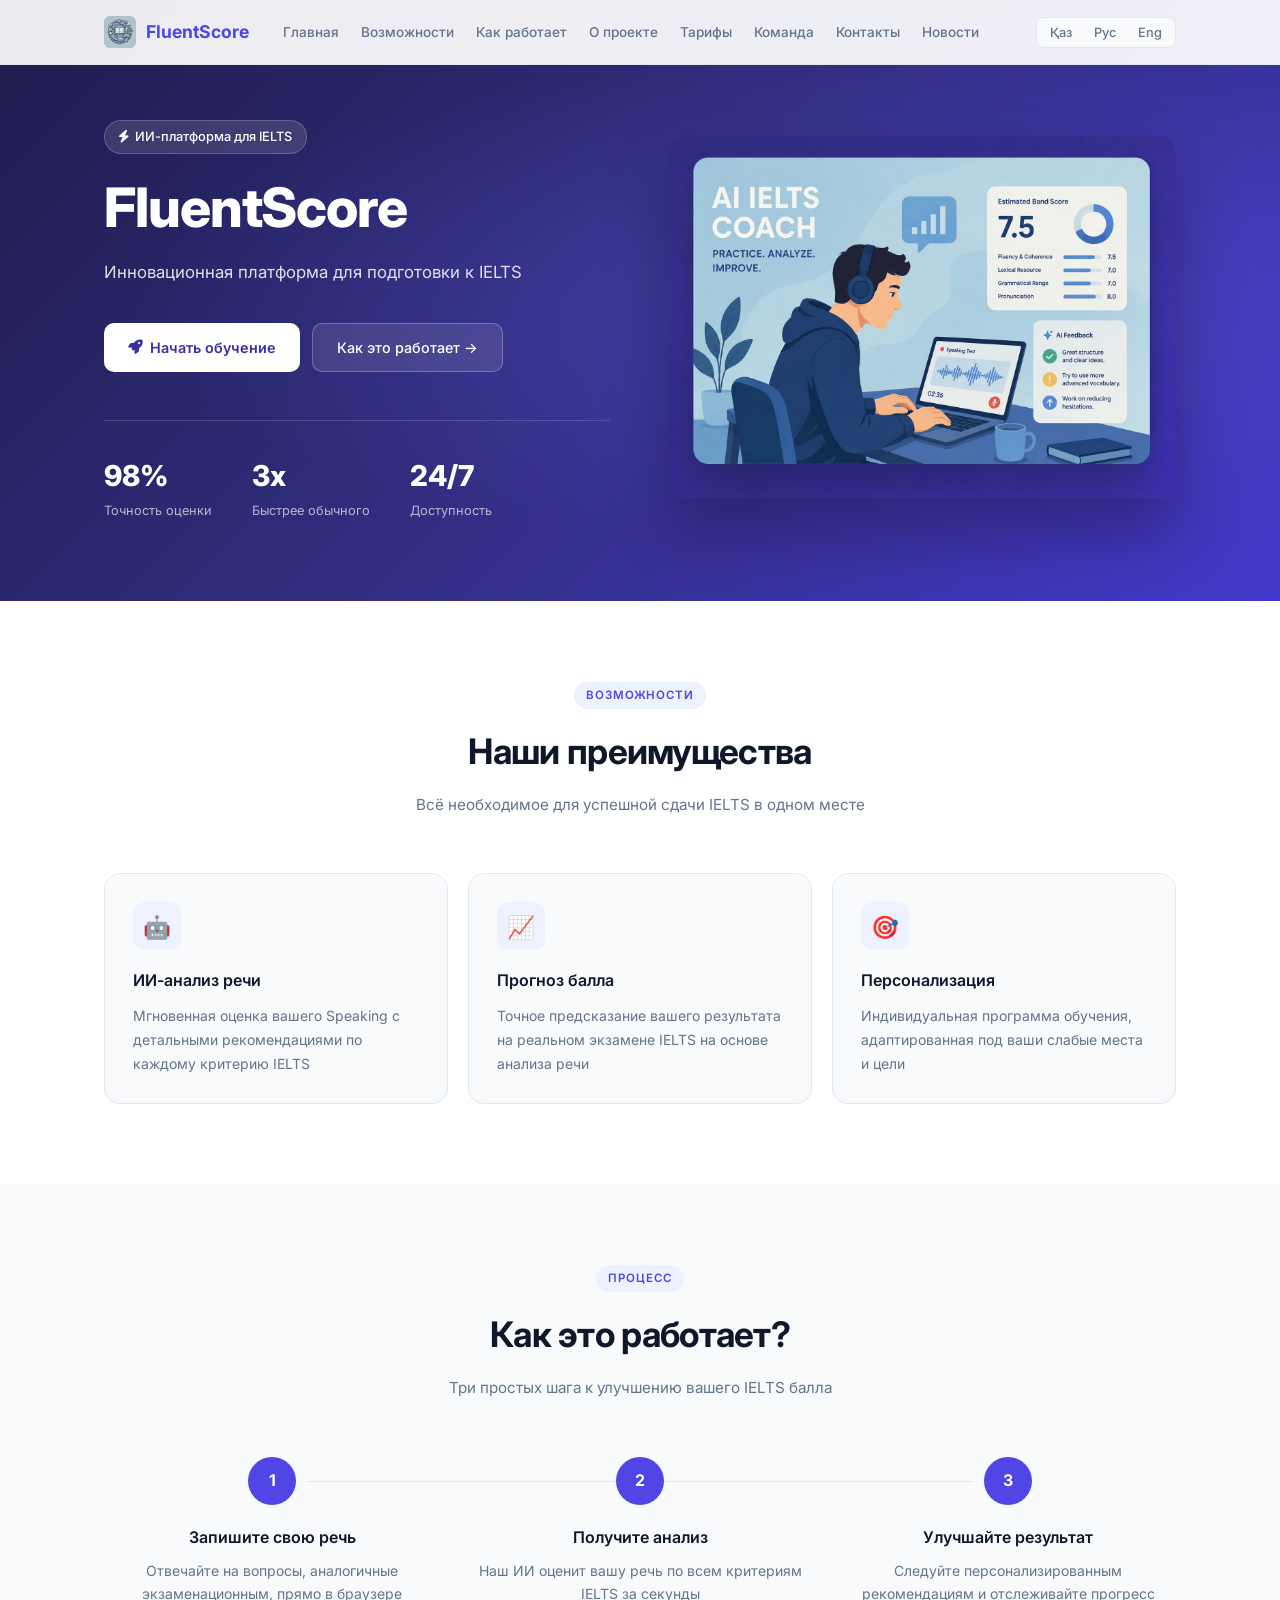
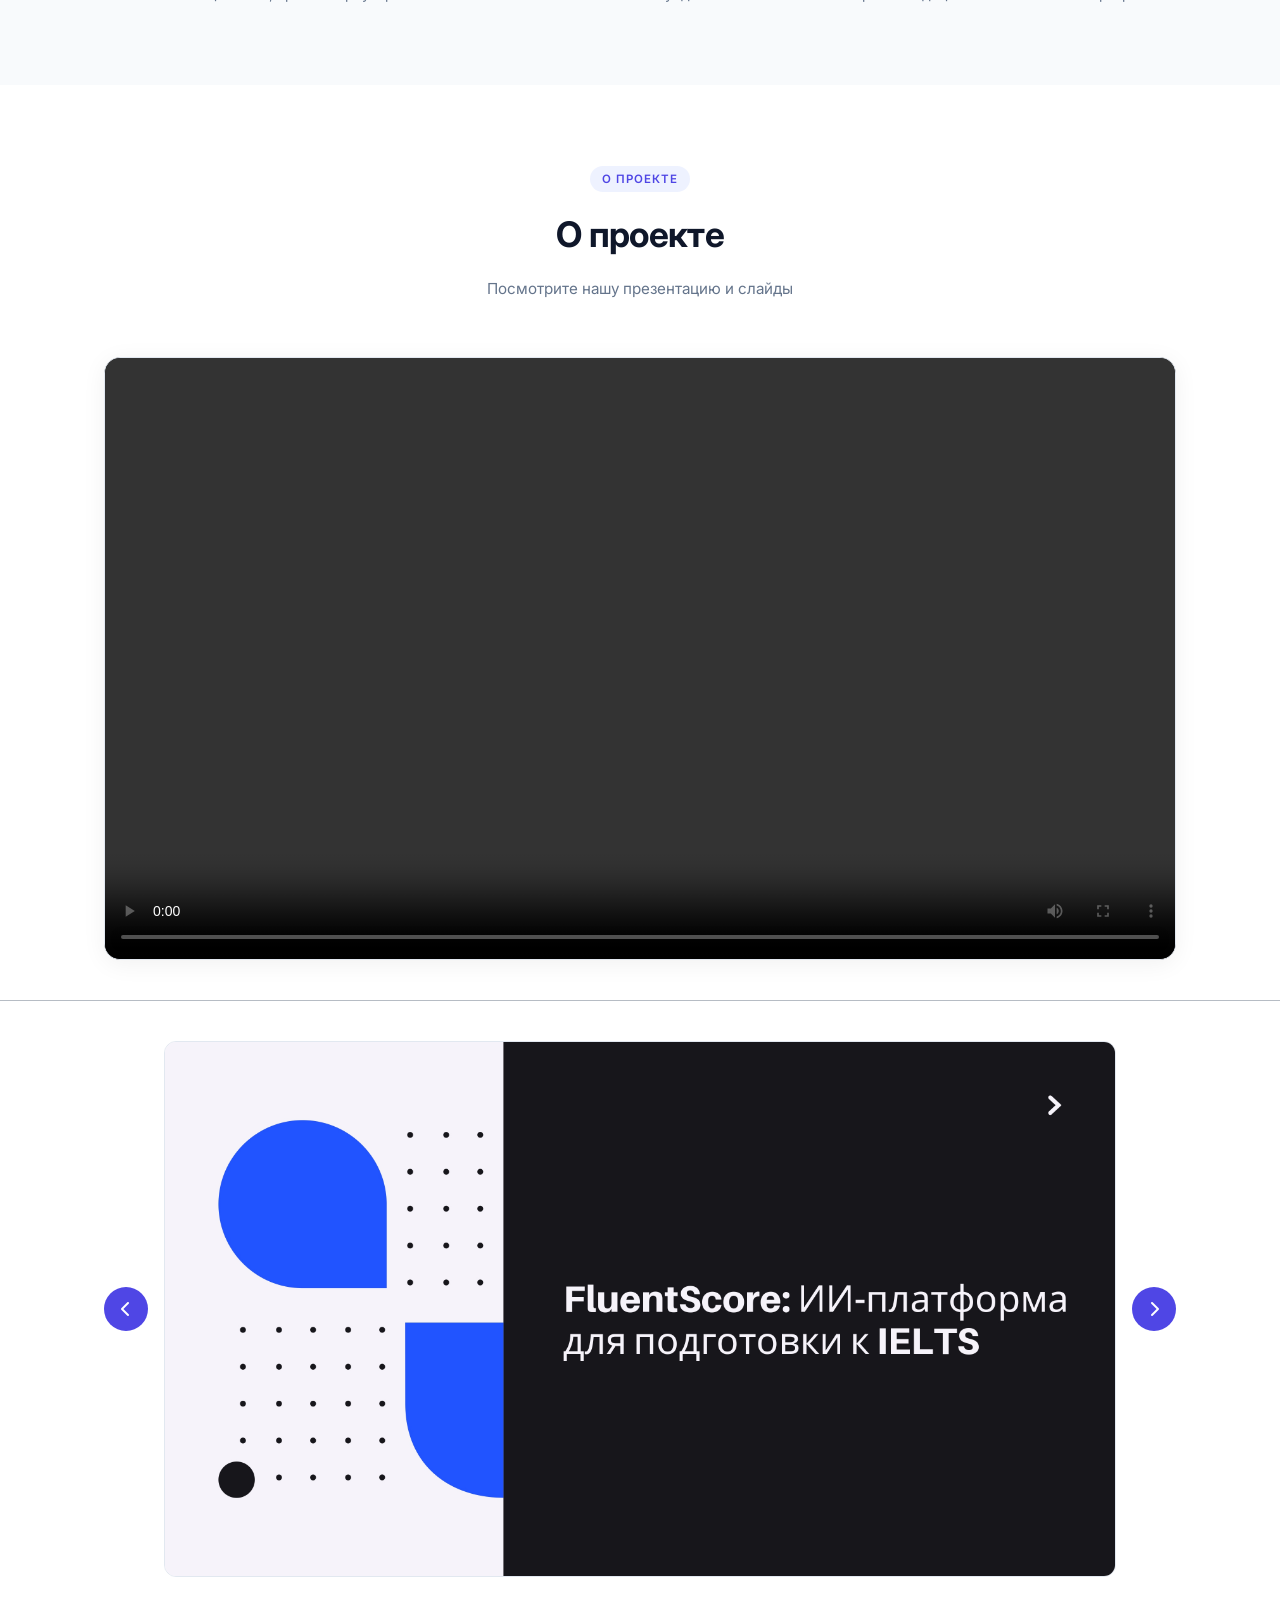
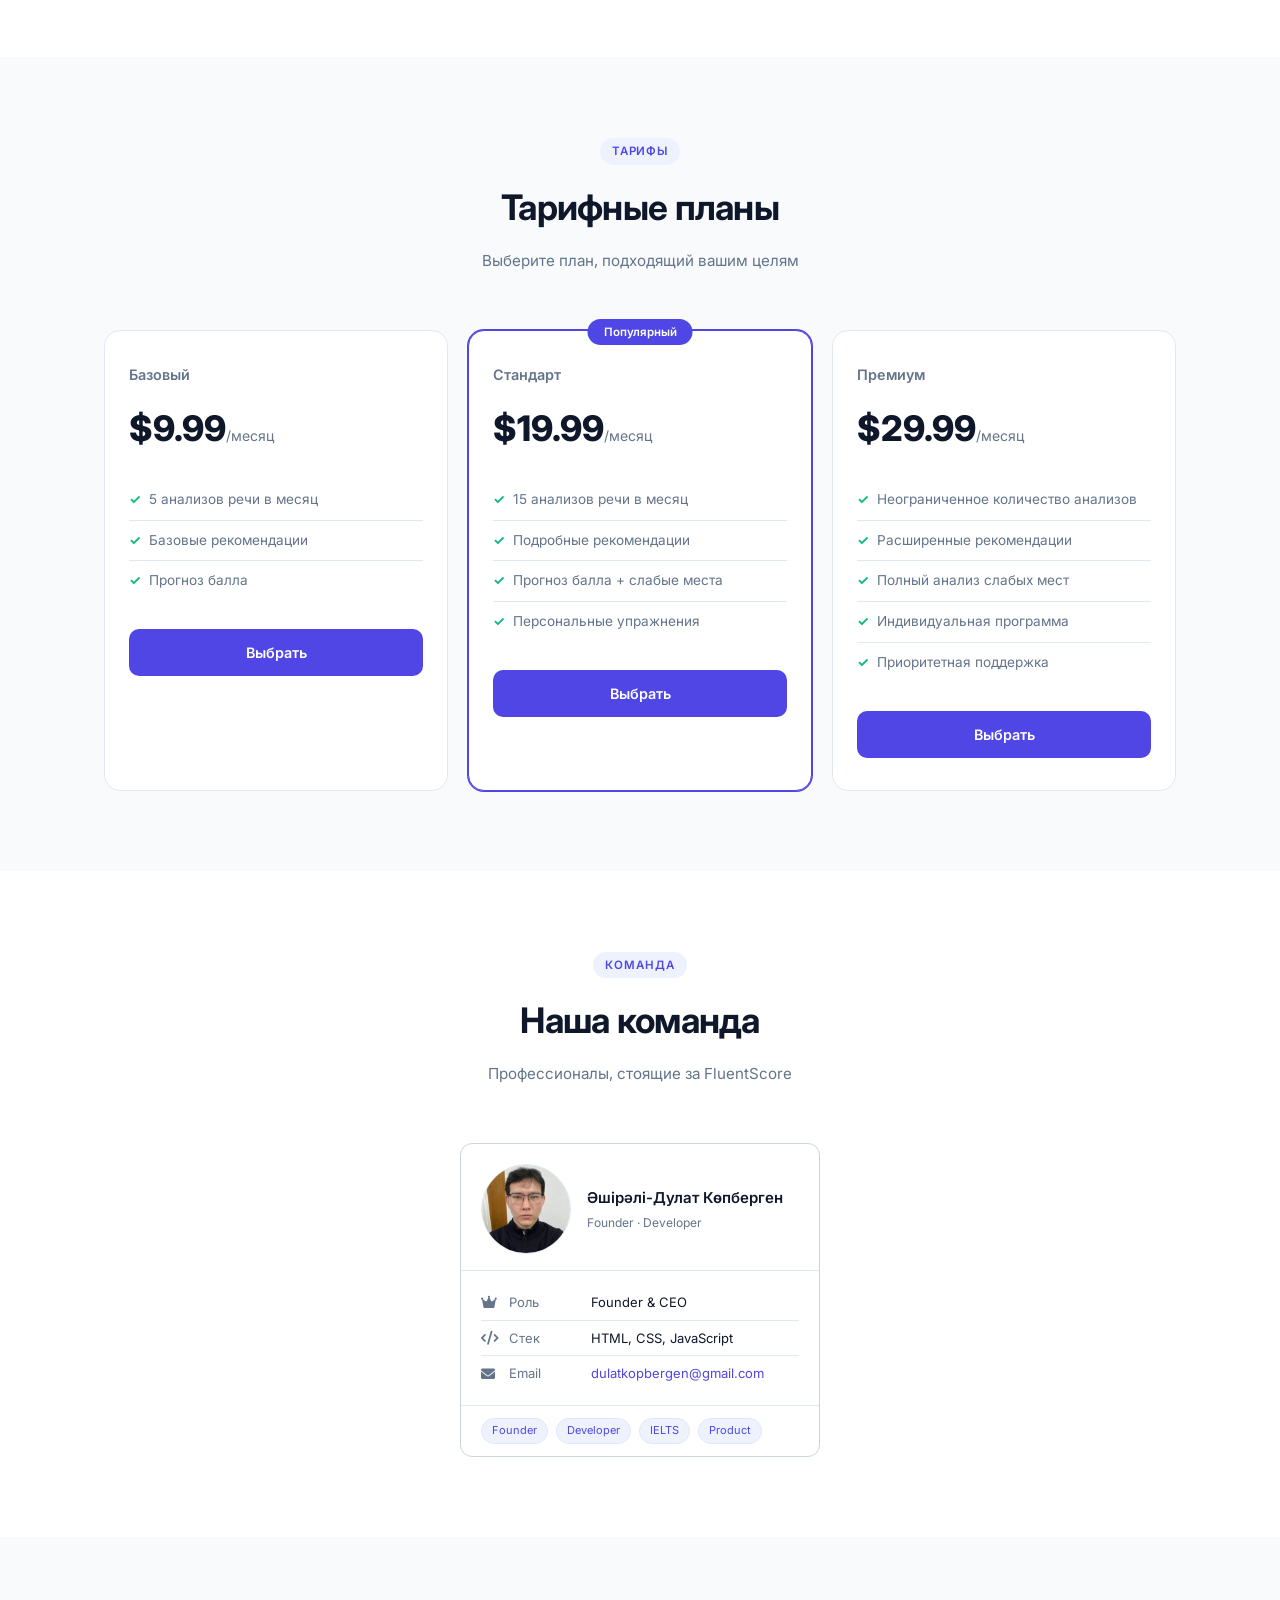
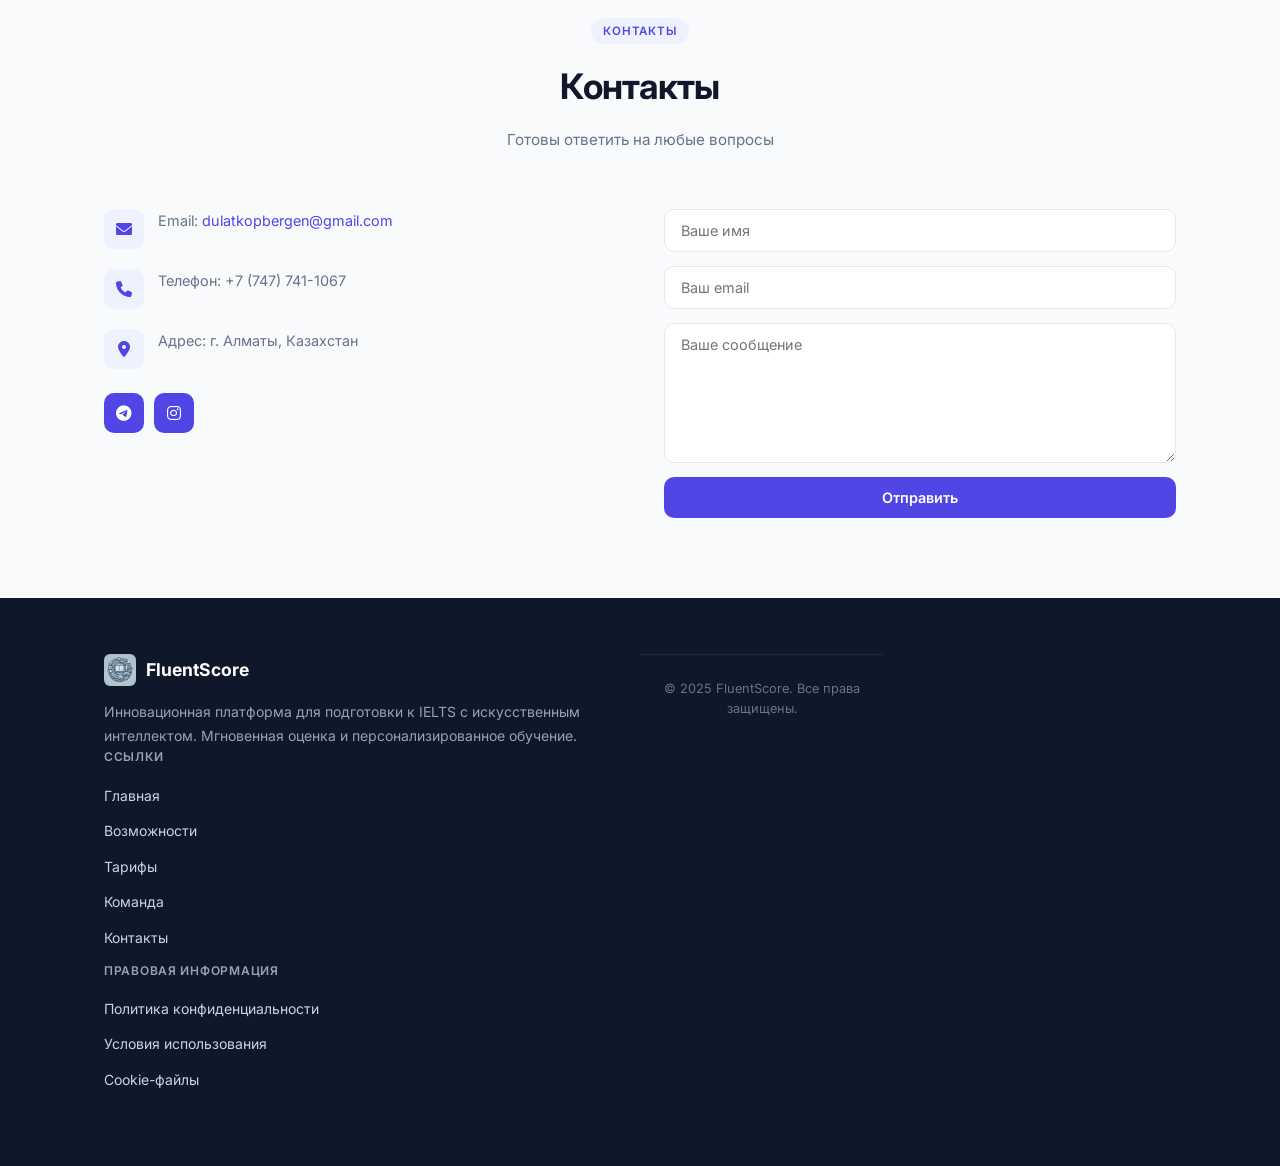
<file: index.html>
<!DOCTYPE html>
<html lang="ru">
<head>
  <meta charset="UTF-8">
  <meta name="viewport" content="width=device-width, initial-scale=1.0">
  <title>FluentScore — ИИ-наставник для IELTS</title>
  <meta name="description" content="Инновационная платформа для подготовки к IELTS с искусственным интеллектом. Мгновенная оценка Speaking и персонализированное обучение.">
  <link rel="preconnect" href="https://fonts.googleapis.com">
  <link rel="preconnect" href="https://fonts.gstatic.com" crossorigin>
  <link href="https://fonts.googleapis.com/css2?family=Inter:wght@400;500;600;700;800&display=swap" rel="stylesheet">
  <link rel="stylesheet" href="https://cdnjs.cloudflare.com/ajax/libs/font-awesome/6.0.0-beta3/css/all.min.css">
  <link rel="stylesheet" href="styles.css">
  <script src="scripts.js" defer></script>
</head>
<body>

  <!-- ── Navbar ── -->
  <nav class="navbar">
    <div class="container">
      <a href="#" class="logo">
        <img src="./images/logo.jpg" alt="FluentScore">
        <span>FluentScore</span>
      </a>

      <ul class="nav-links">
        <li><a href="#home">Главная</a></li>
        <li><a href="#features">Возможности</a></li>
        <li><a href="#how-it-works">Как работает</a></li>
        <li><a href="#about-project">О проекте</a></li>
        <li><a href="#pricing">Тарифы</a></li>
        <li><a href="#team">Команда</a></li>
        <li><a href="#contact">Контакты</a></li>
        <li><a href="news.html">Новости</a></li>
      </ul>

      <div class="language-switcher">
        <button onclick="changeLanguage('kk')">Қаз</button>
        <button onclick="changeLanguage('ru')">Рус</button>
        <button onclick="changeLanguage('en')">Eng</button>
      </div>

      <div class="mobile-menu-btn">
        <i class="fas fa-bars"></i>
      </div>
    </div>
  </nav>

  <!-- ── Hero ── -->
  <header id="home" class="hero">
    <div class="container">
      <div class="hero-content">
        <div class="hero-badge">
          <i class="fas fa-bolt"></i>
          <span id="hero-badge">ИИ-платформа для IELTS</span>
        </div>
        <h1 id="title">FluentScore</h1>
        <p id="subtitle" class="lead">Инновационная платформа для подготовки к IELTS</p>
        <div class="hero-actions">
          <a href="#pricing" class="cta-button">
            <i class="fas fa-rocket"></i>
            Начать обучение
          </a>
          <a href="#how-it-works" class="cta-secondary">
            Как это работает →
          </a>
        </div>
        <div class="hero-stats">
          <div class="hero-stat">
            <div class="hero-stat-value">98%</div>
            <div class="hero-stat-label" id="stat-accuracy">Точность оценки</div>
          </div>
          <div class="hero-stat">
            <div class="hero-stat-value">3x</div>
            <div class="hero-stat-label" id="stat-speed">Быстрее обычного</div>
          </div>
          <div class="hero-stat">
            <div class="hero-stat-value">24/7</div>
            <div class="hero-stat-label" id="stat-availability">Доступность</div>
          </div>
        </div>
      </div>
      <div class="hero-image">
        <img src="./images/hero-image.png" alt="FluentScore платформа">
      </div>
    </div>
  </header>

  <!-- ── Features ── -->
  <section id="features" class="features">
    <div class="container">
      <div class="section-header">
        <div class="section-eyebrow" id="features-eyebrow">Возможности</div>
        <h2 id="features-title">Наши преимущества</h2>
        <p id="features-desc">Всё необходимое для успешной сдачи IELTS в одном месте</p>
      </div>
      <div class="features-grid">
        <div class="feature-card">
          <div class="feature-icon">🤖</div>
          <h3 id="1i">ИИ-анализ речи</h3>
          <p id="2i">Мгновенная оценка вашего Speaking с детальными рекомендациями по каждому критерию IELTS</p>
        </div>
        <div class="feature-card">
          <div class="feature-icon">📈</div>
          <h3 id="3i">Прогноз балла</h3>
          <p id="4i">Точное предсказание вашего результата на реальном экзамене IELTS на основе анализа речи</p>
        </div>
        <div class="feature-card">
          <div class="feature-icon">🎯</div>
          <h3 id="5i">Персонализация</h3>
          <p id="6i">Индивидуальная программа обучения, адаптированная под ваши слабые места и цели</p>
        </div>
      </div>
    </div>
  </section>

  <!-- ── How it works ── -->
  <section id="how-it-works" class="how-it-works">
    <div class="container">
      <div class="section-header">
        <div class="section-eyebrow" id="hiw-eyebrow">Процесс</div>
        <h2 id="how-it-works-title">Как это работает?</h2>
        <p id="hiw-desc">Три простых шага к улучшению вашего IELTS балла</p>
      </div>
      <div class="steps">
        <div class="step">
          <div class="step-number">1</div>
          <h3 id="1j">Запишите свою речь</h3>
          <p id="2j">Отвечайте на вопросы, аналогичные экзаменационным, прямо в браузере</p>
        </div>
        <div class="step">
          <div class="step-number">2</div>
          <h3 id="3j">Получите анализ</h3>
          <p id="4j">Наш ИИ оценит вашу речь по всем критериям IELTS за секунды</p>
        </div>
        <div class="step">
          <div class="step-number">3</div>
          <h3 id="5j">Улучшайте результат</h3>
          <p id="6j">Следуйте персонализированным рекомендациям и отслеживайте прогресс</p>
        </div>
      </div>
    </div>
  </section>

  <!-- ── About project ── -->
  <section id="about-project" class="about-project">
    <div class="container">
      <div class="section-header">
       <div class="section-eyebrow" id="about-eyebrow">О проекте</div>
        <h2 id="about-project-title">О проекте</h2>
       <p id="about-desc">Посмотрите нашу презентацию и слайды</p>
      </div>
      <div class="video-container">
        <video controls width="100%">
            <source src="./videos/presentation.mp4" type="video/mp4">
            Ваш браузер не поддерживает видео.
        </video>
      </div>

      <hr class="full-width-line" />

      <div class="slider-wrapper">
        <button id="prevBtn" class="slider-button"><i class="fas fa-chevron-left"></i></button>
        <div class="slider-container">
          <img id="sliderImage" src="./images/1.jpg" alt="Слайд презентации">
        </div>
        <button id="nextBtn" class="slider-button"><i class="fas fa-chevron-right"></i></button>
      </div>
    </div>
  </section>

  <!-- ── Pricing ── -->
  <section id="pricing" class="pricing">
    <div class="container">
      <div class="section-header">
        <div class="section-eyebrow" id="pricing-eyebrow">Тарифы</div>
        <h2 id="pricing-title">Тарифные планы</h2>
        <p id="pricing-desc">Выберите план, подходящий вашим целям</p>
      </div>
      <div class="pricing-cards">
        <div class="pricing-card">
          <h3 id="1p">Базовый</h3>
          <div class="price">$9.99<span id="2p">/месяц</span></div>
          <ul>
            <li id="3p">5 анализов речи в месяц</li>
            <li id="4p">Базовые рекомендации</li>
            <li id="5p">Прогноз балла</li>
          </ul>
          <a href="basic.html" target="_blank" class="pricing-cta" id="6p">Выбрать</a>
        </div>
        <div class="pricing-card popular">
          <div class="popular-badge" id="7p">Популярный</div>
          <h3 id="22p">Стандарт</h3>
          <div class="price">$19.99<span id="8p">/месяц</span></div>
          <ul>
            <li id="9p">15 анализов речи в месяц</li>
            <li id="10p">Подробные рекомендации</li>
            <li id="11p">Прогноз балла + слабые места</li>
            <li id="12p">Персональные упражнения</li>
          </ul>
          <a href="standard.html" target="_blank" class="pricing-cta" id="13p">Выбрать</a>
        </div>
        <div class="pricing-card">
          <h3 id="14p">Премиум</h3>
          <div class="price">$29.99<span id="15p">/месяц</span></div>
          <ul>
            <li id="16p">Неограниченное количество анализов</li>
            <li id="17p">Расширенные рекомендации</li>
            <li id="18p">Полный анализ слабых мест</li>
            <li id="19p">Индивидуальная программа</li>
            <li id="20p">Приоритетная поддержка</li>
          </ul>
          <a href="premium.html" target="_blank" class="pricing-cta" id="21p">Выбрать</a>
        </div>
      </div>
    </div>
  </section>

  <section id="team" class="team">
  <div class="container">
    <div class="section-header">
      <div class="section-eyebrow" id="team-eyebrow">Команда</div>
      <h2 id="team-title">Наша команда</h2>
      <p id="team-desc">Профессионалы, стоящие за FluentScore</p>
    </div>
    <div class="team-members">
      <div class="member-card">
        <div class="member-top">
          <img class="member-photo" src="./images/team2.jpg" alt="Әшірәлі-Дулат Көпберген">
          <div>
            <p class="member-name" id="3b">Әшірәлі-Дулат Көпберген</p>
            <p class="member-role" id="4b">Founder · Developer</p>
          </div>
        </div>
        <div class="member-body">
          <div class="member-row">
            <i class="fas fa-crown"></i>
            <span class="label">Роль</span>
            <span class="value">Founder & CEO</span>
          </div>
          <div class="member-row">
            <i class="fas fa-code"></i>
            <span class="label">Стек</span>
            <span class="value">HTML, CSS, JavaScript</span>
          </div>
          <div class="member-row">
            <i class="fas fa-envelope"></i>
            <span class="label">Email</span>
            <span class="value accent">dulatkopbergen@gmail.com</span>
          </div>
        </div>
        <div class="member-footer">
          <span class="member-tag">Founder</span>
          <span class="member-tag">Developer</span>
          <span class="member-tag">IELTS</span>
          <span class="member-tag">Product</span>
        </div>
      </div>
    </div>
  </div>
</section>

  <!-- ── Contact ── -->
  <section id="contact" class="contact">
    <div class="container">
      <div class="section-header">
      <div class="section-eyebrow" id="contact-eyebrow">Контакты</div>
        <h2 id="contact-title">Контакты</h2>
        <p id="contact-desc">Готовы ответить на любые вопросы</p>
      </div>
      <div class="contact-content">
        <div class="contact-info">
          <div class="contact-item">
            <div class="contact-icon"><i class="fas fa-envelope"></i></div>
            <p>Email: <a href="mailto:dulatkopbergen@gmail.com">dulatkopbergen@gmail.com</a></p>
          </div>
          <div class="contact-item">
            <div class="contact-icon"><i class="fas fa-phone"></i></div>
            <p id="1m">Телефон: +7 (747) 741-1067</p>
          </div>
          <div class="contact-item">
            <div class="contact-icon"><i class="fas fa-map-marker-alt"></i></div>
            <p id="2m">Адрес: г. Алматы, Казахстан</p>
          </div>
          <div class="social-links">
            <a href="https://t.me/fluentScore" target="_blank"><i class="fab fa-telegram"></i></a>
            <a href="https://www.instagram.com/fluent.score/" target="_blank"><i class="fab fa-instagram"></i></a>
          </div>
        </div>
        <div class="contact-form">
          <input type="text" placeholder="Ваше имя" required>
          <input type="email" placeholder="Ваш email" required>
          <textarea placeholder="Ваше сообщение" required></textarea>
          <button id="6m" type="submit">Отправить</button>
        </div>
      </div>
    </div>
  </section>

  <!-- ── Footer ── -->
  <footer>
    <div class="container">
      <div class="footer-content">
        <div>
          <div class="footer-logo">
            <img src="./images/logo.jpg" alt="FluentScore">
            <span>FluentScore</span>
          </div>
         <p class="footer-desc" id="footer-desc">Инновационная платформа для подготовки к IELTS с искусственным интеллектом. Мгновенная оценка и персонализированное обучение.</p>
        <div class="footer-links">
          <h4 id="1a">Ссылки</h4>
          <ul>
            <li><a id="2a" href="#home">Главная</a></li>
            <li><a id="3a" href="#features">Возможности</a></li>
            <li><a id="4a" href="#pricing">Тарифы</a></li>
            <li><a id="5a" href="#team">Команда</a></li>
            <li><a id="6a" href="#contact">Контакты</a></li>
          </ul>
        </div>
        <div class="footer-legal">
          <h4 id="7a">Правовая информация</h4>
          <ul>
            <li><a id="8a" href="#">Политика конфиденциальности</a></li>
            <li><a id="9a" href="#">Условия использования</a></li>
            <li><a id="10a" href="#">Cookie-файлы</a></li>
          </ul>
        </div>
      </div>
      <div class="footer-bottom">
        <p id="footer-text">&copy; 2025 FluentScore. Все права защищены.</p>
      </div>
    </div>
  </footer>

  <script>
    // Mobile menu
    const menuBtn = document.querySelector('.mobile-menu-btn');
    const navLinks = document.querySelector('.nav-links');
    if (menuBtn) {
      menuBtn.addEventListener('click', () => navLinks.classList.toggle('active'));
      document.querySelectorAll('.nav-links a').forEach(link => {
        link.addEventListener('click', () => navLinks.classList.remove('active'));
      });
    }
  </script>

</body>
</html>
</file>
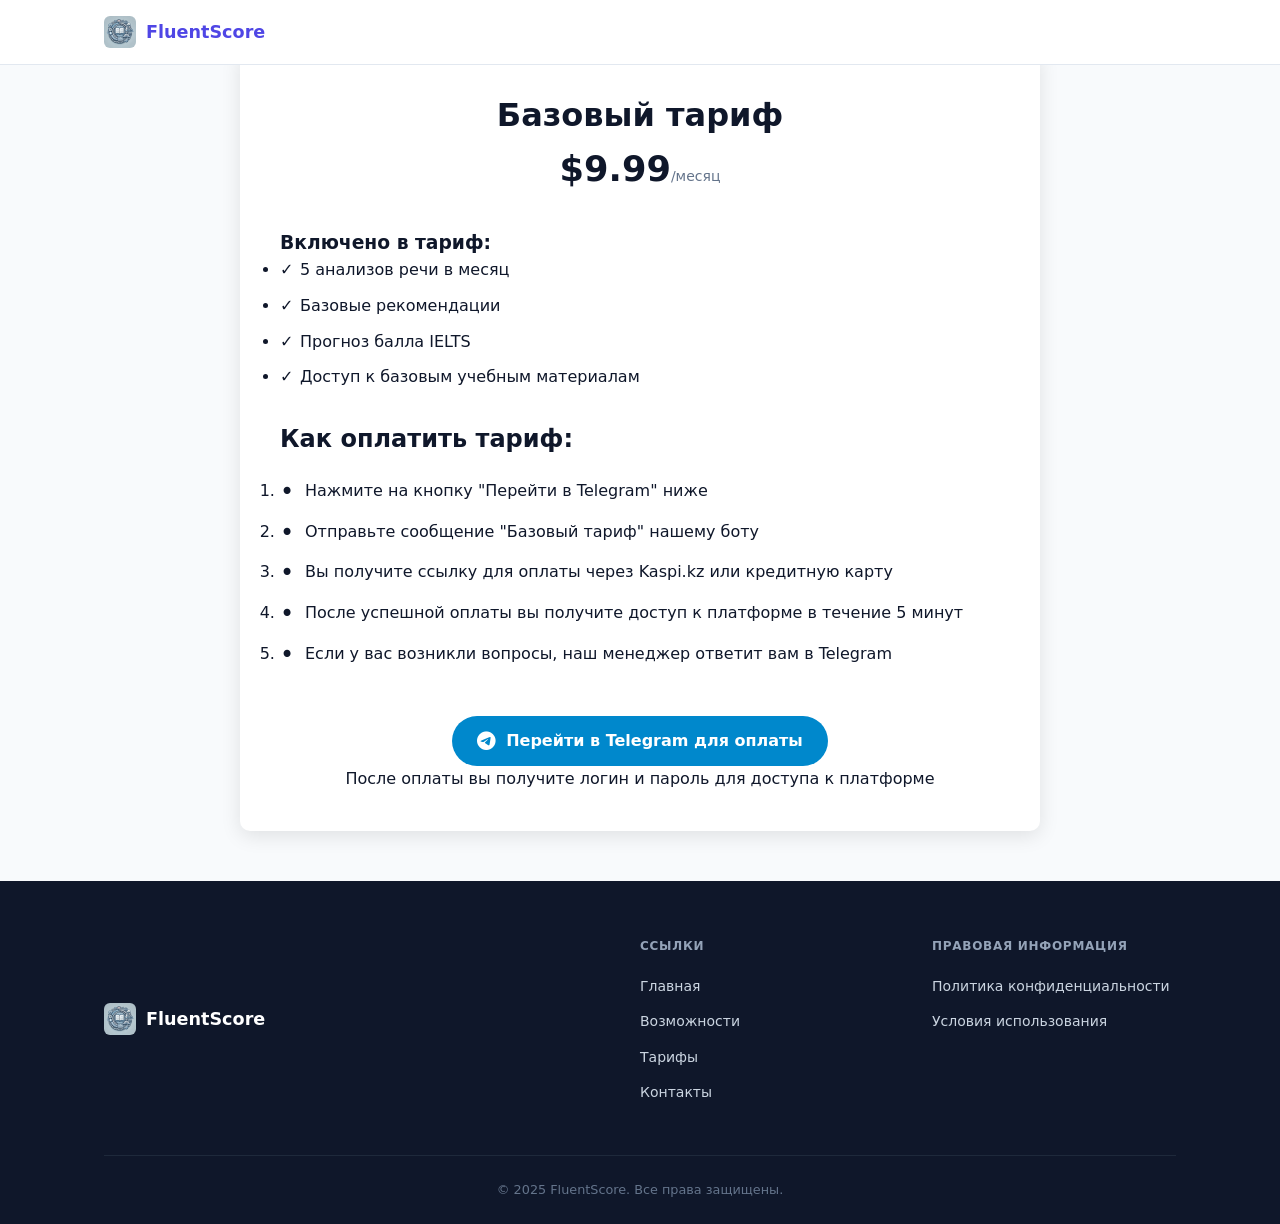
<file: basic.html>
<!DOCTYPE html>
<html lang="ru">
<head>
    <meta charset="UTF-8">
    <meta name="viewport" content="width=device-width, initial-scale=1.0">
    <title>FluentScore - Базовый тариф</title>
    <link rel="stylesheet" href="https://cdnjs.cloudflare.com/ajax/libs/font-awesome/6.0.0-beta3/css/all.min.css">
    <link rel="stylesheet" href="styles.css">
    <style>
        .payment-instruction {
            max-width: 800px;
            margin: 50px auto;
            padding: 40px;
            background-color: white;
            border-radius: 10px;
            box-shadow: 0 5px 20px rgba(0, 0, 0, 0.1);
            text-align: center;
        }
        
        .payment-instruction h2 {
            color: var(--primary-color);
            margin-bottom: 20px;
        }
        
        .payment-steps {
            text-align: left;
            margin: 30px 0;
        }
        
        .payment-steps li {
            margin-bottom: 15px;
            padding-left: 25px;
            position: relative;
        }
        
        .payment-steps li:before {
            content: "•";
            color: var(--primary-color);
            font-size: 1.5rem;
            position: absolute;
            left: 0;
            top: -5px;
        }
        
        .telegram-btn {
            display: inline-flex;
            align-items: center;
            justify-content: center;
            background-color: #0088cc;
            color: white;
            padding: 12px 25px;
            border-radius: 50px;
            text-decoration: none;
            font-weight: bold;
            margin-top: 20px;
            transition: background-color 0.3s;
        }
        
        .telegram-btn i {
            margin-right: 10px;
            font-size: 1.2rem;
        }
        
        .telegram-btn:hover {
            background-color: #0077b3;
        }
        
        .tariff-features {
            margin: 30px 0;
            text-align: left;
        }
        
        .tariff-features li {
            margin-bottom: 10px;
            padding-left: 20px;
            position: relative;
        }
        
        .tariff-features li:before {
            content: "✓";
            color: var(--success-color);
            position: absolute;
            left: 0;
        }
    </style>
</head>
<body>
    <nav class="navbar">
        <div class="container">
            <a href="index.html" class="logo">
                <img src="./images/logo.jpg" alt="FluentScore Logo">
                <span>FluentScore</span>
            </a>
            
        </div>
    </nav>

    <main class="container">
        <div class="payment-instruction">
            <h1>Базовый тариф</h1>
            <p class="price">$9.99<span>/месяц</span></p>
            
            <div class="tariff-features">
                <h3>Включено в тариф:</h3>
                <ul>
                    <li>5 анализов речи в месяц</li>
                    <li>Базовые рекомендации</li>
                    <li>Прогноз балла IELTS</li>
                    <li>Доступ к базовым учебным материалам</li>
                </ul>
            </div>
            
            <div class="payment-steps">
                <h2>Как оплатить тариф:</h2>
                <ol>
                    <li>Нажмите на кнопку "Перейти в Telegram" ниже</li>
                    <li>Отправьте сообщение "Базовый тариф" нашему боту</li>
                    <li>Вы получите ссылку для оплаты через Kaspi.kz или кредитную карту</li>
                    <li>После успешной оплаты вы получите доступ к платформе в течение 5 минут</li>
                    <li>Если у вас возникли вопросы, наш менеджер ответит вам в Telegram</li>
                </ol>
            </div>
            
            <a href="https://t.me/fluentScore" class="telegram-btn" target="_blank">
                <i class="fab fa-telegram"></i> Перейти в Telegram для оплаты
            </a>
            
            <p class="note">После оплаты вы получите логин и пароль для доступа к платформе</p>
        </div>
    </main>

    <footer>
        <div class="container">
            <div class="footer-content">
                <div class="footer-logo">
                    <img src="./images/logo.jpg" alt="FluentScore Logo">
                    <span>FluentScore</span>
                </div>
                <div class="footer-links">
                    <h4>Ссылки</h4>
                    <ul>
                        <li><a href="index.html">Главная</a></li>
                        <li><a href="index.html#features">Возможности</a></li>
                        <li><a href="index.html#pricing">Тарифы</a></li>
                        <li><a href="index.html#contact">Контакты</a></li>
                    </ul>
                </div>
                <div class="footer-legal">
                    <h4>Правовая информация</h4>
                    <ul>
                        <li><a href="#">Политика конфиденциальности</a></li>
                        <li><a href="#">Условия использования</a></li>
                    </ul>
                </div>
            </div>
            <div class="footer-bottom">
                <p>&copy; 2025 FluentScore. Все права защищены.</p>
            </div>
        </div>
    </footer>
</body>
</html>
</file>
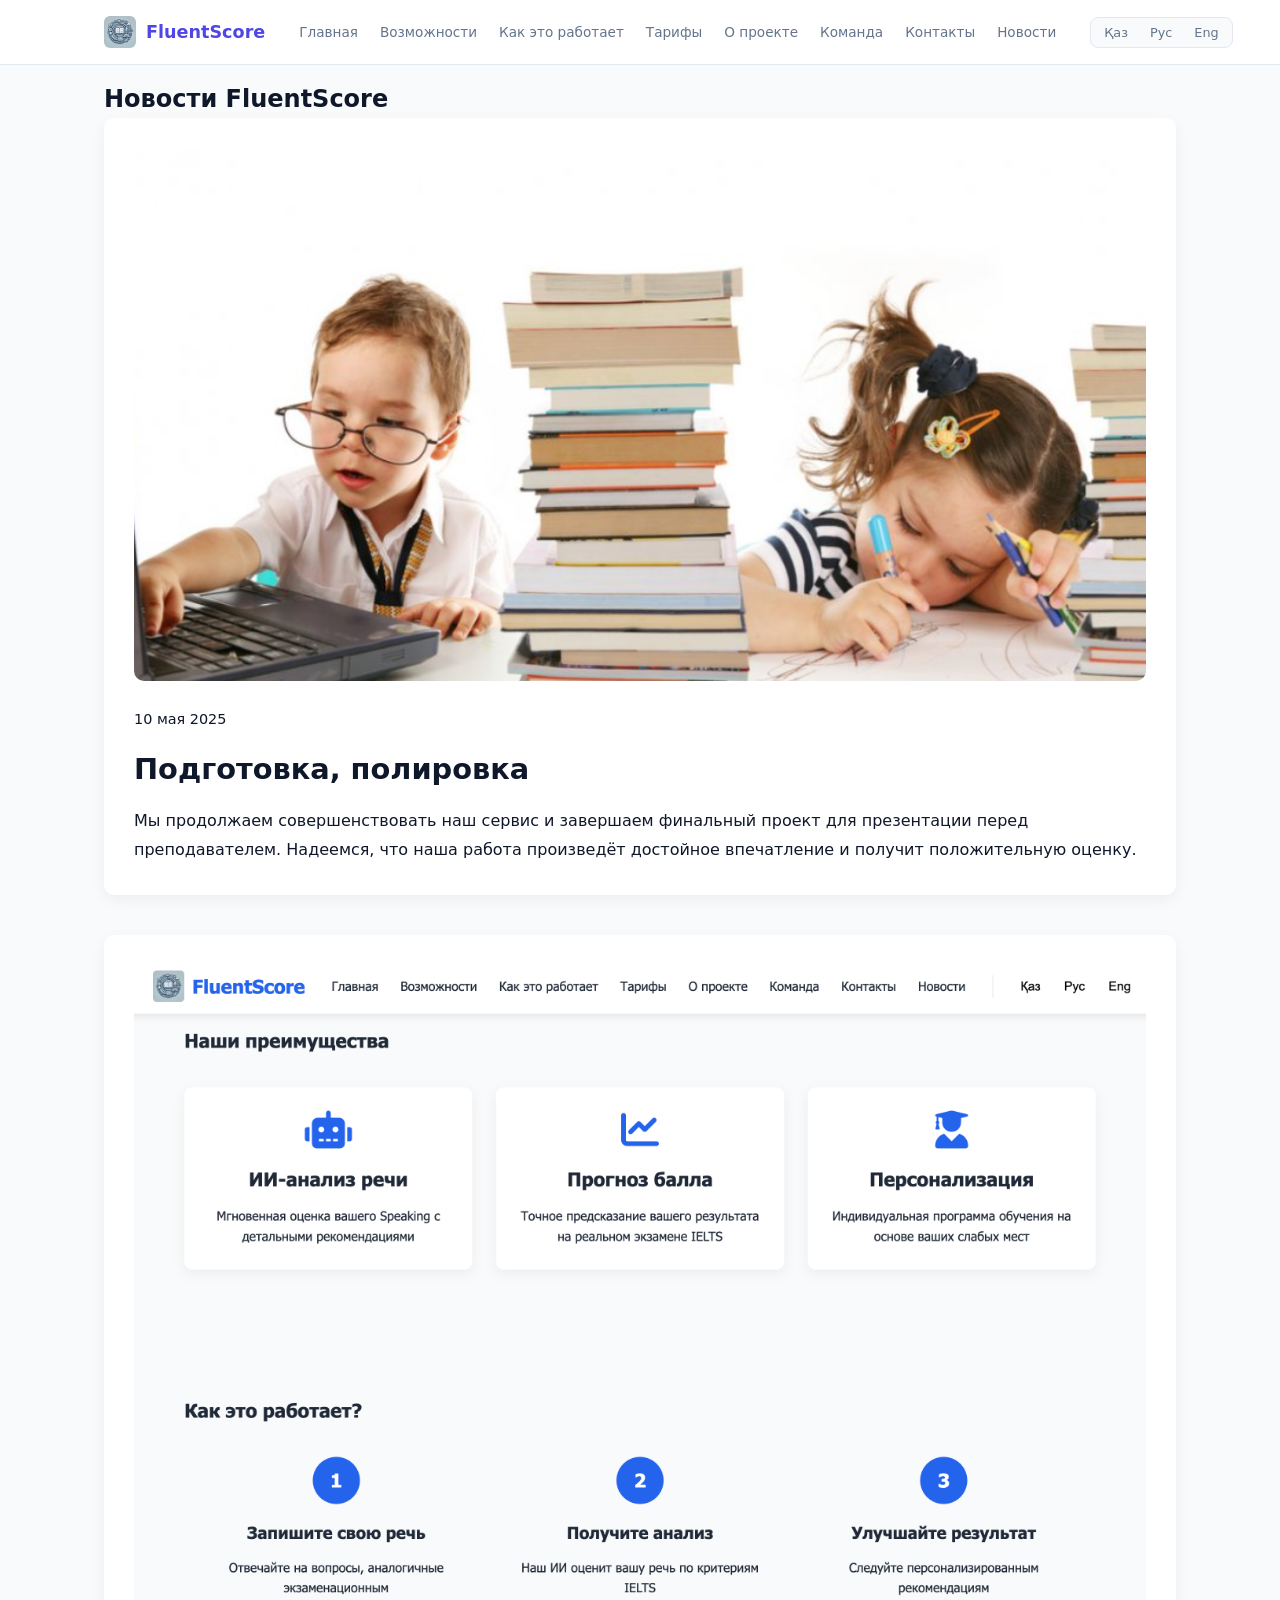
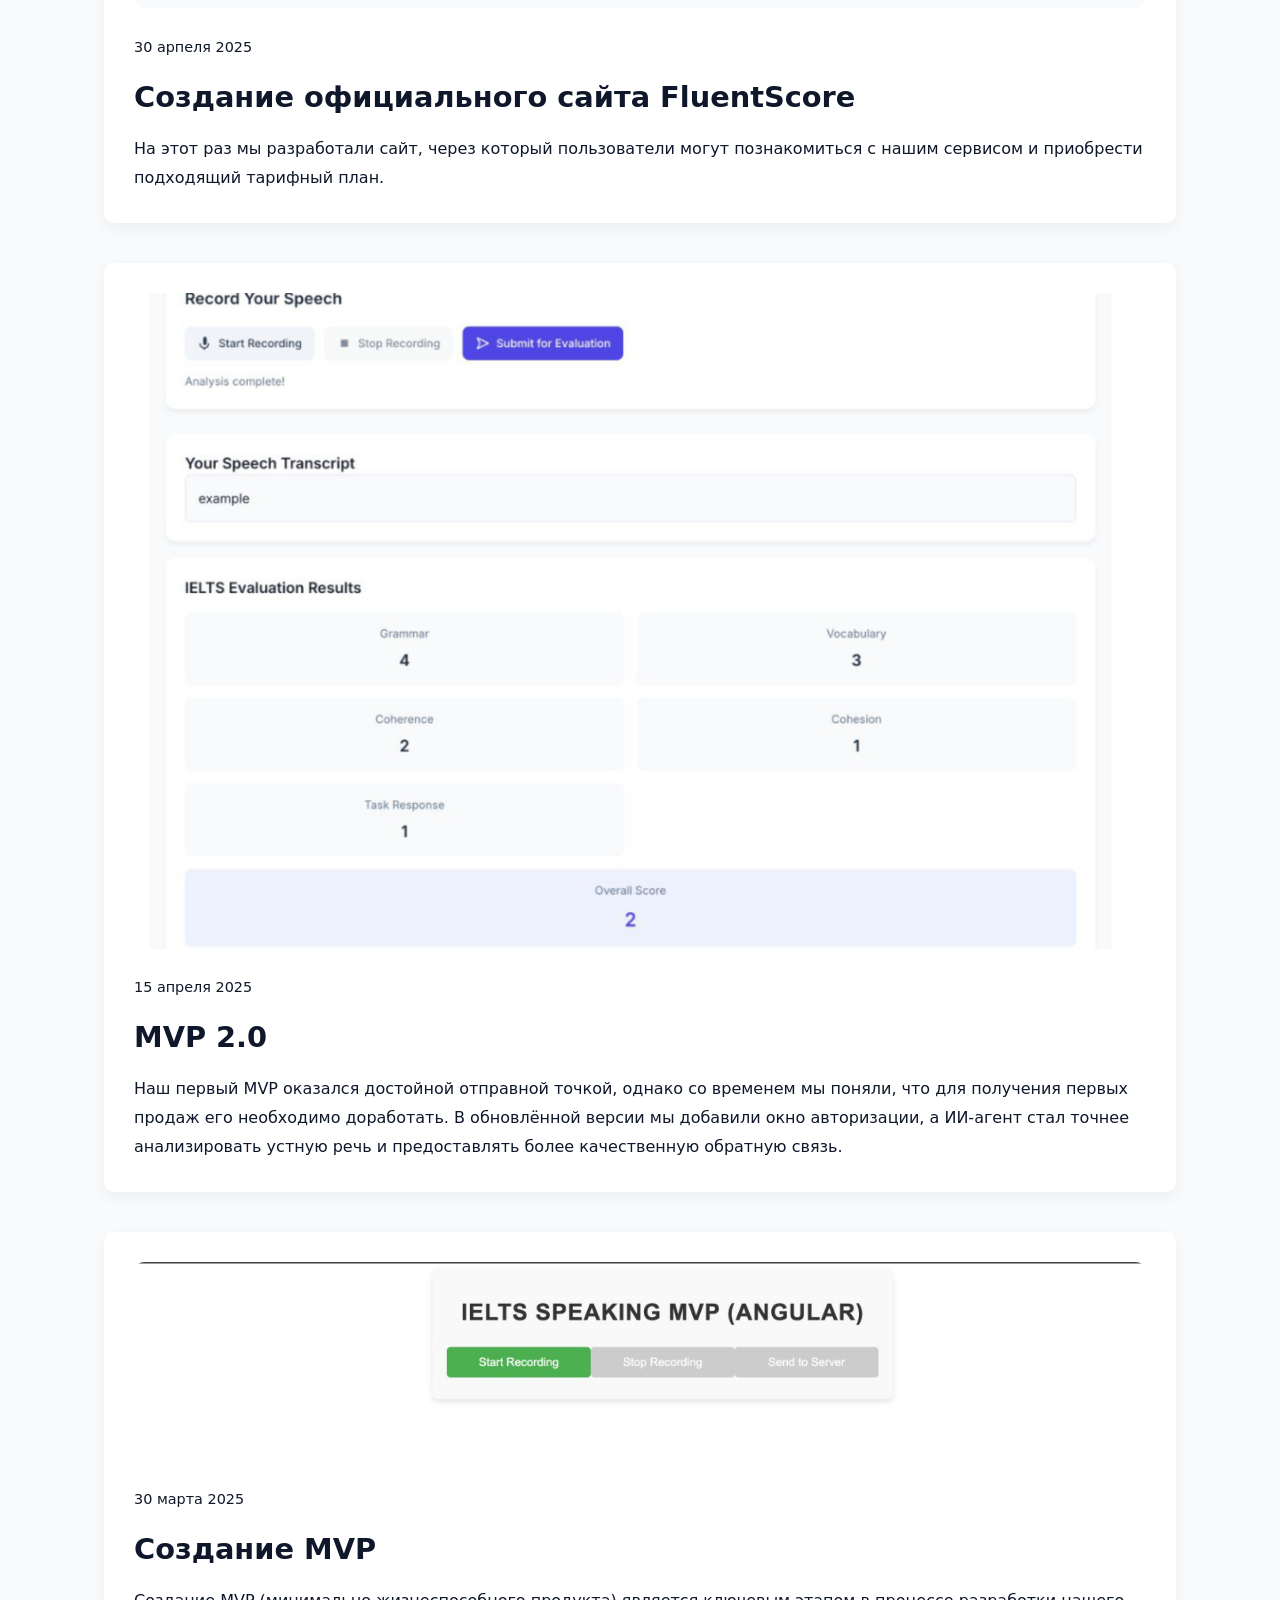
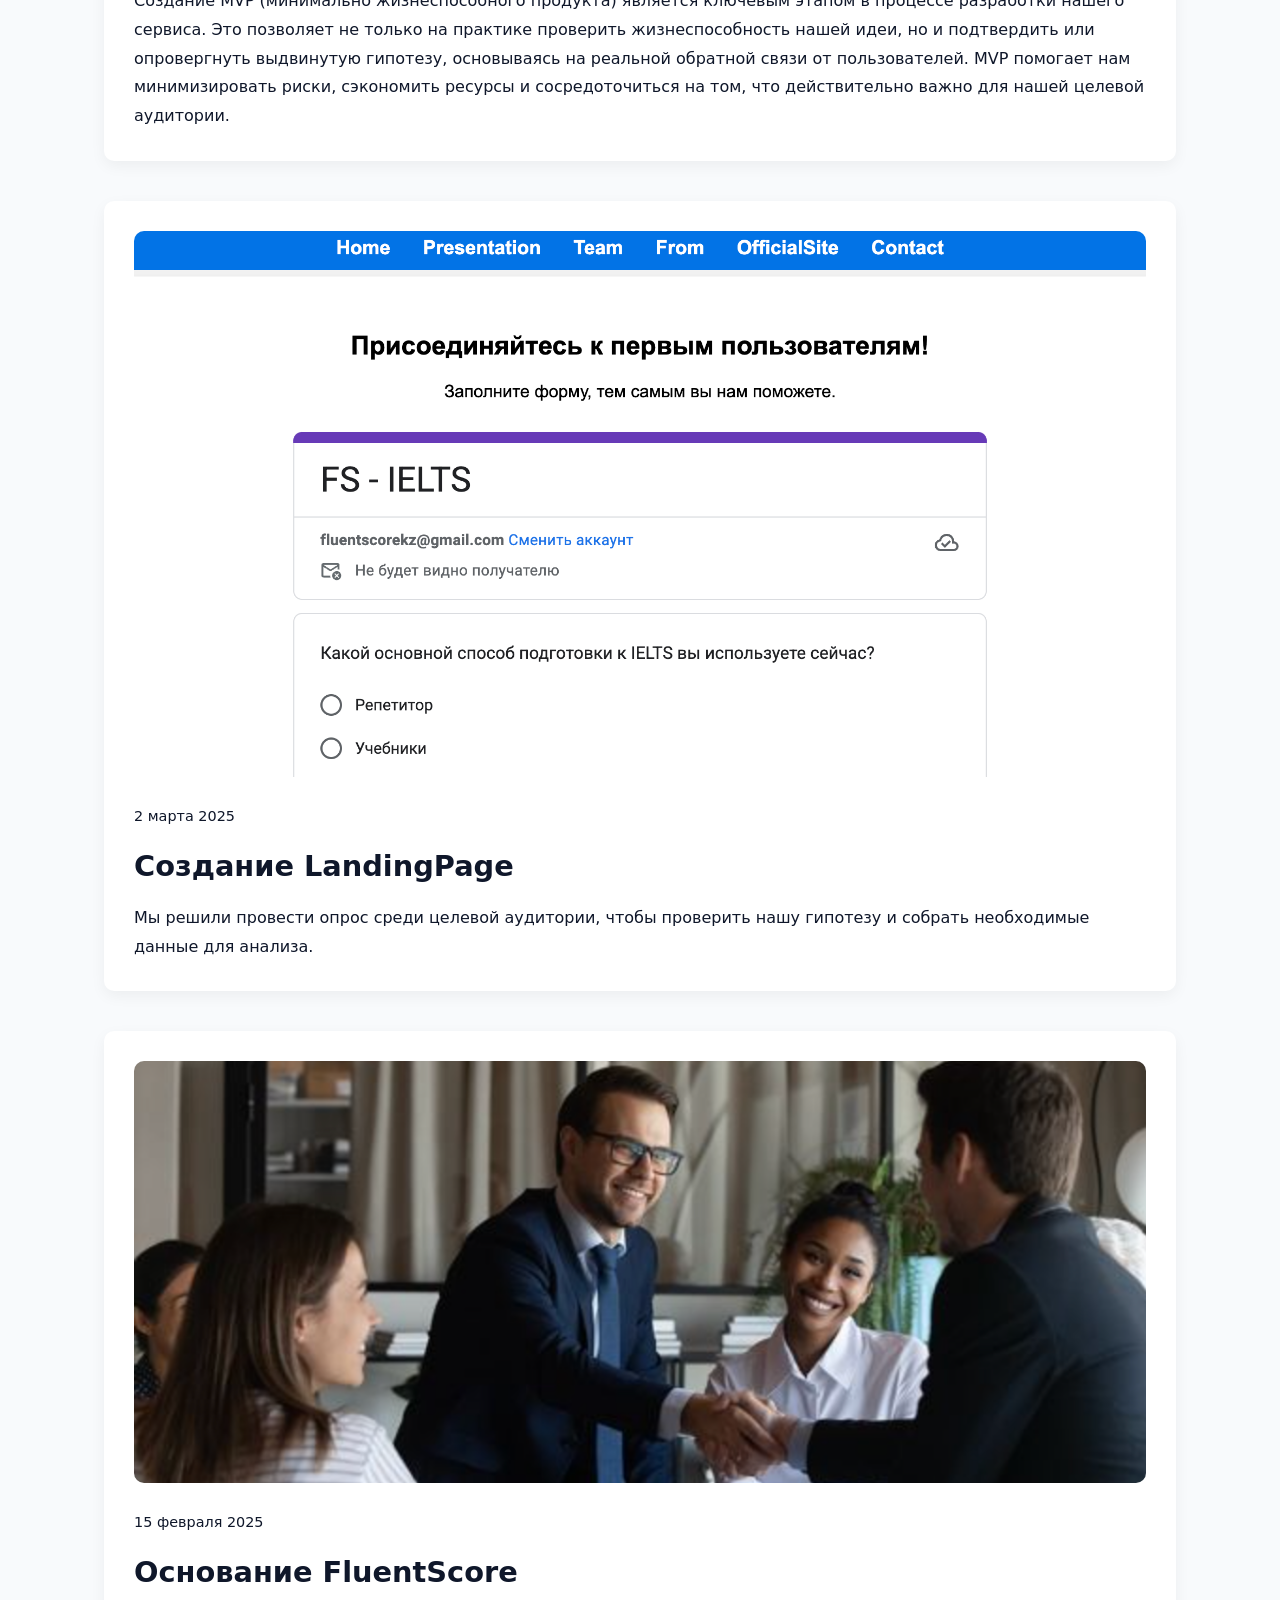
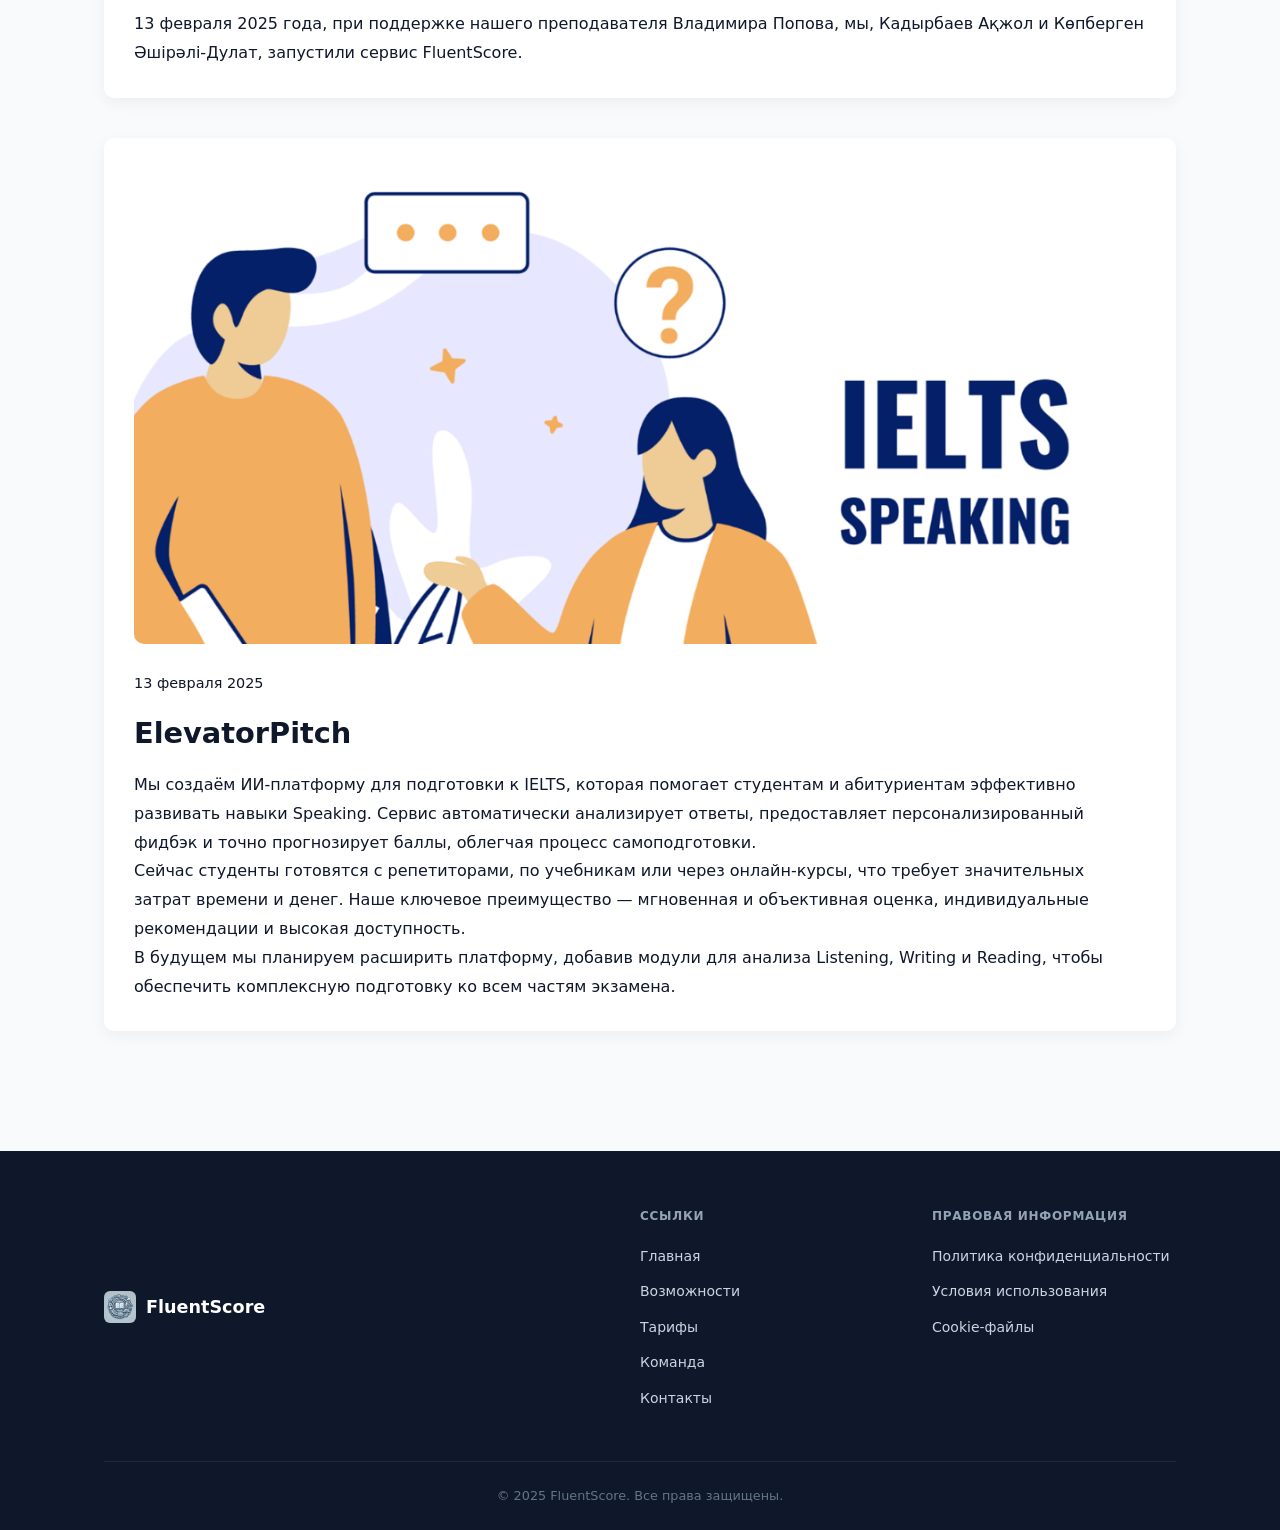
<file: news.html>
<!DOCTYPE html>
<html lang="ru">
<head>
    <meta charset="UTF-8">
    <meta name="viewport" content="width=device-width, initial-scale=1.0">
    <title>FluentScore - Новости</title>
    <link rel="stylesheet" href="https://cdnjs.cloudflare.com/ajax/libs/font-awesome/6.0.0-beta3/css/all.min.css">
    <link rel="stylesheet" href="styles.css">
    <style>
        .news-article {
            background-color: white;
            border-radius: 10px;
            padding: 30px;
            margin-bottom: 40px;
            box-shadow: 0 5px 15px rgba(0, 0, 0, 0.05);
        }
        
        .news-article img {
            width: 100%;
            border-radius: 10px;
            margin-bottom: 20px;
        }
        
        .news-date {
            color: var(--light-text);
            margin-bottom: 15px;
            font-size: 0.9rem;
        }
        
        .news-title {
            font-size: 1.8rem;
            margin-bottom: 15px;
            color: var(--primary-color);
        }
        
        .news-content {
            line-height: 1.8;
        }
        
        .news-grid {
            display: grid;
            grid-template-columns: repeat(auto-fill, minmax(350px, 1fr));
            gap: 30px;
        }
    </style>
</head>
<body>
    <nav class="navbar">
        <div class="container">
            <a href="index.html" class="logo">
                <img src="./images/logo.jpg" alt="FluentScore Logo">
                <span>FluentScore</span>
            </a>
            <ul class="nav-links">
                <li><a href="index.html#home">Главная</a></li>
                <li><a href="index.html#features">Возможности</a></li>
                <li><a href="index.html#how-it-works">Как это работает</a></li>
                <li><a href="index.html#pricing">Тарифы</a></li>
                <li><a href="index.html#about-project">О проекте</a></li>
                <li><a href="index.html#team">Команда</a></li>
                <li><a href="index.html#contact">Контакты</a></li>
                <li><a href="news.html" class="active">Новости</a></li>
            </ul>
            <div class="language-switcher">
                <button onclick="changeLanguage('kk')">Қаз</button>
                <button onclick="changeLanguage('ru')">Рус</button>
                <button onclick="changeLanguage('en')">Eng</button>
            </div>
            <div class="mobile-menu-btn">
                <i class="fas fa-bars"></i>
            </div>
        </div>
    </nav>

    <section class="news-section">
        <div class="container">
            <h1>Новости FluentScore</h1>

            <div class="news-article">
                <img src="./images/news7.png" alt="Новость 1">
                <div class="news-date">10 мая 2025</div>
                <h2 class="news-title">Подготовка, полировка</h2>
                <div class="news-content">
                    <p>Мы продолжаем совершенствовать наш сервис и завершаем финальный проект для презентации перед преподавателем. Надеемся, что наша работа произведёт достойное впечатление и получит положительную оценку.</p>
                </div>
            </div>

            <div class="news-article">
                <img src="./images/news6.png" alt="Новость 1">
                <div class="news-date">30 арпеля 2025</div>
                <h2 class="news-title">Создание официального сайта FluentScore</h2>
                <div class="news-content">
                    <p>На этот раз мы разработали сайт, через который пользователи могут познакомиться с нашим сервисом и приобрести подходящий тарифный план.</p>
                </div>
            </div>

            <div class="news-article">
                <img src="./images/news5.png" alt="Новость 1">
                <div class="news-date">15 апреля 2025</div>
                <h2 class="news-title">MVP 2.0</h2>
                <div class="news-content">
                    <p>Наш первый MVP оказался достойной отправной точкой, однако со временем мы поняли, что для получения первых продаж его необходимо доработать. В обновлённой версии мы добавили окно авторизации, а ИИ-агент стал точнее анализировать устную речь и предоставлять более качественную обратную связь.</p>
                </div>
            </div>

            <div class="news-article">
                <img src="./images/news4.jpg" alt="Новость 1">
                <div class="news-date">30 марта 2025</div>
                <h2 class="news-title">Создание MVP</h2>
                <div class="news-content">
                    <p>Создание MVP (минимально жизнеспособного продукта) является ключевым этапом в процессе разработки нашего сервиса. Это позволяет не только на практике проверить жизнеспособность нашей идеи, но и подтвердить или опровергнуть выдвинутую гипотезу, основываясь на реальной обратной связи от пользователей. MVP помогает нам минимизировать риски, сэкономить ресурсы и сосредоточиться на том, что действительно важно для нашей целевой аудитории.</p>
                </div>
            </div>

            <div class="news-article">
                <img src="./images/news3.png" alt="Новость 1">
                <div class="news-date">2 марта 2025</div>
                <h2 class="news-title">Создание LandingPage</h2>
                <div class="news-content">
                    <p>Мы решили провести опрос среди целевой аудитории, чтобы проверить нашу гипотезу и собрать необходимые данные для анализа.</p>
                </div>
            </div>
            
            <!-- Шаблон новости (можно дублировать и заполнять) -->
            <div class="news-article">
                <img src="./images/news2.png" alt="Новость 1">
                <div class="news-date">15 февраля 2025</div>
                <h2 class="news-title">Основание FluentScore</h2>
                <div class="news-content">
                    <p>13 февраля 2025 года, при поддержке нашего преподавателя Владимира Попова, мы, Кадырбаев Ақжол и Көпберген Әшірәлі-Дулат, запустили сервис FluentScore.</p>
                </div>
            </div>
            
            <!-- Еще одна новость -->
            <div class="news-article">
                <img src="./images/news1.png" alt="Новость 2">
                <div class="news-date">13 февраля 2025</div>
                <h2 class="news-title">ElevatorPitch</h2>
                <div class="news-content">
                    <p>Мы создаём ИИ-платформу для подготовки к IELTS, которая помогает студентам и абитуриентам эффективно развивать навыки Speaking. Сервис автоматически анализирует ответы, предоставляет персонализированный фидбэк и точно прогнозирует баллы, облегчая процесс самоподготовки.</p>

                    <p>Сейчас студенты готовятся с репетиторами, по учебникам или через онлайн-курсы, что требует значительных затрат времени и денег. Наше ключевое преимущество — мгновенная и объективная оценка, индивидуальные рекомендации и высокая доступность.</p>
                        
                    <p>В будущем мы планируем расширить платформу, добавив модули для анализа Listening, Writing и Reading, чтобы обеспечить комплексную подготовку ко всем частям экзамена.</p>
                </div>
            </div>
            
            <!-- Можно добавить больше новостей по такому же шаблону -->
        </div>
    </section>

    <footer>
        <div class="container">
            <div class="footer-content">
                <div class="footer-logo">
                    <img src="./images/logo.jpg" alt="FluentScore Logo">
                    <span>FluentScore</span>
                </div>
                <div class="footer-links">
                    <h4 id="1a">Ссылки</h4>
                    <ul>
                        <li><a id="2a" href="#home">Главная</a></li>
                        <li><a id="3a" href="#features">Возможности</a></li>
                        <li><a id="4a" href="#pricing">Тарифы</a></li>
                        <li><a id="5a" href="#team">Команда</a></li>
                        <li><a id="6a" href="#contact">Контакты</a></li>
                    </ul>
                </div>
                <div class="footer-legal">
                    <h4 id="7a">Правовая информация</h4>
                    <ul>
                        <li><a id="8a" href="#">Политика конфиденциальности</a></li>
                        <li><a id="9a" href="#">Условия использования</a></li>
                        <li><a id="10a" href="#">Cookie-файлы</a></li>
                    </ul>
                </div>
            </div>
            <div class="footer-bottom">
                <p id="footer-text">&copy; 2025 FluentScore. Все права защищены.</p>
            </div>
        </div>
    </footer>

    <script>
        // Логика для переключения языков (аналогичная главной странице)
        const translations = {
            "kk": {
                "news-title": "FluentScore жаңалықтары",
                "nav-home": "Басты",
                "nav-features": "Мүмкіндіктер",
                "nav-how-it-works": "Қалай жұмыс істейді",
                "nav-pricing": "Тарифтер",
                "nav-about": "Жоба туралы",
                "nav-team": "Команда",
                "nav-contact": "Байланыс",
                "nav-news": "Жаңалықтар",
                "footer-text": "© 2025 FluentScore. Барлық құқықтар қорғалған.",
                "1a": "Сілтемелер",
                "2a": "Басты",
                "3a": "Мүмкіндіктер",
                "4a": "Тарифтер",
                "5a": "Команда",
                "6a": "Байланыстар",
                "7a": "Құқықтық ақпарат",
                "8a": "Құпиялылық саясаты",
                "9a": "Пайдалану шарттары",
                "10a": "Cookie-файлдар",
            },
            "ru": {
                "news-title": "Новости FluentScore",
                "nav-home": "Главная",
                "nav-features": "Возможности",
                "nav-how-it-works": "Как это работает",
                "nav-pricing": "Тарифы",
                "nav-about": "О проекте",
                "nav-team": "Команда",
                "nav-contact": "Контакты",
                "nav-news": "Новости",
                "footer-text": "© 2025 FluentScore. Все права защищены.",
                "1a": "Ссылки",
                "2a": "Главная",
                "3a": "Возможности",
                "4a": "Тарифы",
                "5a": "Команда",
                "6a": "Контакты",
                "7a": "Правовая информация",
                "8a": "Политика конфиденциальности",
                "9a": "Условия использования",
                "10a": "Cookie-файлы",
            },
            "en": {
                "news-title": "FluentScore News",
                "nav-home": "Home",
                "nav-features": "Features",
                "nav-how-it-works": "How It Works",
                "nav-pricing": "Pricing",
                "nav-about": "About",
                "nav-team": "Team",
                "nav-contact": "Contact",
                "nav-news": "News",
                "footer-text": "© 2025 FluentScore. All rights reserved.",
                "1a": "Links",
                "2a": "Home",
                "3a": "Features",
                "4a": "Rates",
                "5a": "Team",
                "6a": "Contacts",
                "7a": "Legal Information",
                "8a": "Privacy Policy",
                "9a": "Terms of Use",
                "10a": "Cookies",
            }
        };

        function changeLanguage(lang) {
            document.getElementById("1a").innerHTML = translations[lang]["1a"];
            document.getElementById("2a").innerHTML = translations[lang]["2a"];
            document.getElementById("3a").innerHTML = translations[lang]["3a"];
            document.getElementById("4a").innerHTML = translations[lang]["4a"];
            document.getElementById("5a").innerHTML = translations[lang]["5a"];
            document.getElementById("6a").innerHTML = translations[lang]["6a"];
            document.getElementById("7a").innerHTML = translations[lang]["7a"];
            document.getElementById("8a").innerHTML = translations[lang]["8a"];
            document.getElementById("9a").innerHTML = translations[lang]["9a"];
            document.getElementById("10a").innerHTML = translations[lang]["10a"];
            // Обновляем заголовок страницы
            document.querySelector('h1').innerText = translations[lang]["news-title"];
            
            // Обновляем навигацию
            document.querySelectorAll('.nav-links a').forEach((link, index) => {
                switch(index) {
                    case 0: link.innerText = translations[lang]["nav-home"]; break;
                    case 1: link.innerText = translations[lang]["nav-features"]; break;
                    case 2: link.innerText = translations[lang]["nav-how-it-works"]; break;
                    case 3: link.innerText = translations[lang]["nav-pricing"]; break;
                    case 4: link.innerText = translations[lang]["nav-about"]; break;
                    case 5: link.innerText = translations[lang]["nav-team"]; break;
                    case 6: link.innerText = translations[lang]["nav-contact"]; break;
                    case 7: link.innerText = translations[lang]["nav-news"]; break;
                }
            });
            
            // Обновляем футер
            document.querySelector('.footer-bottom p').innerText = translations[lang]["footer-text"];
        }

        // Мобильное меню
        document.addEventListener("DOMContentLoaded", function() {
            const menuBtn = document.querySelector('.mobile-menu-btn');
            const navLinks = document.querySelector('.nav-links');

            menuBtn.addEventListener('click', function() {
                navLinks.classList.toggle('active');
            });

            // Закрытие меню при клике на ссылку
            document.querySelectorAll('.nav-links a').forEach(link => {
                link.addEventListener('click', function() {
                    navLinks.classList.remove('active');
                });
            });
        });
    </script>
</body>
</html>
</file>
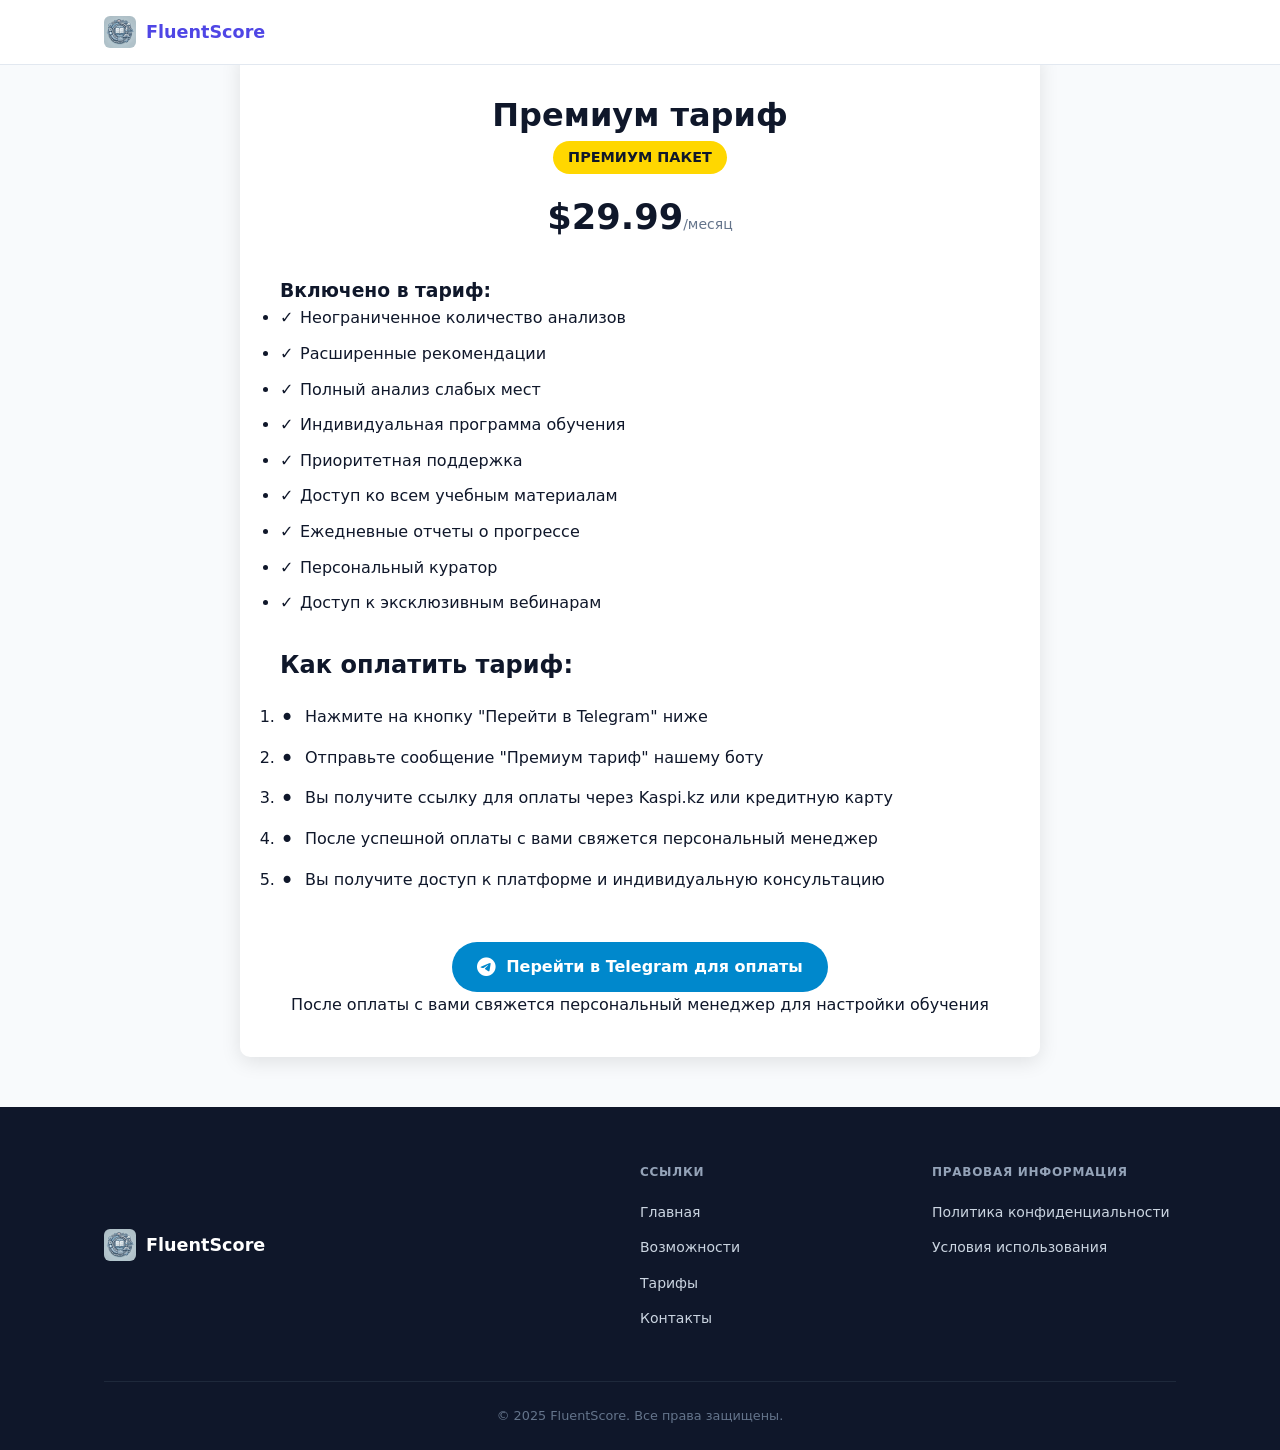
<file: premium.html>
<!DOCTYPE html>
<html lang="ru">
<head>
    <meta charset="UTF-8">
    <meta name="viewport" content="width=device-width, initial-scale=1.0">
    <title>FluentScore - Премиум тариф</title>
    <link rel="stylesheet" href="https://cdnjs.cloudflare.com/ajax/libs/font-awesome/6.0.0-beta3/css/all.min.css">
    <link rel="stylesheet" href="styles.css">
    <style>
        .payment-instruction {
            max-width: 800px;
            margin: 50px auto;
            padding: 40px;
            background-color: white;
            border-radius: 10px;
            box-shadow: 0 5px 20px rgba(0, 0, 0, 0.1);
            text-align: center;
        }
        
        .payment-instruction h2 {
            color: var(--primary-color);
            margin-bottom: 20px;
        }
        
        .payment-steps {
            text-align: left;
            margin: 30px 0;
        }
        
        .payment-steps li {
            margin-bottom: 15px;
            padding-left: 25px;
            position: relative;
        }
        
        .payment-steps li:before {
            content: "•";
            color: var(--primary-color);
            font-size: 1.5rem;
            position: absolute;
            left: 0;
            top: -5px;
        }
        
        .telegram-btn {
            display: inline-flex;
            align-items: center;
            justify-content: center;
            background-color: #0088cc;
            color: white;
            padding: 12px 25px;
            border-radius: 50px;
            text-decoration: none;
            font-weight: bold;
            margin-top: 20px;
            transition: background-color 0.3s;
        }
        
        .telegram-btn i {
            margin-right: 10px;
            font-size: 1.2rem;
        }
        
        .telegram-btn:hover {
            background-color: #0077b3;
        }
        
        .tariff-features {
            margin: 30px 0;
            text-align: left;
        }
        
        .tariff-features li {
            margin-bottom: 10px;
            padding-left: 20px;
            position: relative;
        }
        
        .tariff-features li:before {
            content: "✓";
            color: var(--success-color);
            position: absolute;
            left: 0;
        }
        
        .premium-badge {
            background-color: gold;
            color: var(--text-color);
            padding: 5px 15px;
            border-radius: 20px;
            font-size: 0.9rem;
            font-weight: bold;
            display: inline-block;
            margin-bottom: 15px;
        }
    </style>
</head>
<body>
    <nav class="navbar">
        <div class="container">
            <a href="index.html" class="logo">
                <img src="./images/logo.jpg" alt="FluentScore Logo">
                <span>FluentScore</span>
            </a>
        </div>
    </nav>

    <main class="container">
        <div class="payment-instruction">
            <h1>Премиум тариф</h1>
            <div class="premium-badge">ПРЕМИУМ ПАКЕТ</div>
            <p class="price">$29.99<span>/месяц</span></p>
            
            <div class="tariff-features">
                <h3>Включено в тариф:</h3>
                <ul>
                    <li>Неограниченное количество анализов</li>
                    <li>Расширенные рекомендации</li>
                    <li>Полный анализ слабых мест</li>
                    <li>Индивидуальная программа обучения</li>
                    <li>Приоритетная поддержка</li>
                    <li>Доступ ко всем учебным материалам</li>
                    <li>Ежедневные отчеты о прогрессе</li>
                    <li>Персональный куратор</li>
                    <li>Доступ к эксклюзивным вебинарам</li>
                </ul>
            </div>
            
            <div class="payment-steps">
                <h2>Как оплатить тариф:</h2>
                <ol>
                    <li>Нажмите на кнопку "Перейти в Telegram" ниже</li>
                    <li>Отправьте сообщение "Премиум тариф" нашему боту</li>
                    <li>Вы получите ссылку для оплаты через Kaspi.kz или кредитную карту</li>
                    <li>После успешной оплаты с вами свяжется персональный менеджер</li>
                    <li>Вы получите доступ к платформе и индивидуальную консультацию</li>
                </ol>
            </div>
            
            <a href="https://t.me/fluentScore" class="telegram-btn" target="_blank">
                <i class="fab fa-telegram"></i> Перейти в Telegram для оплаты
            </a>
            
            <p class="note">После оплаты с вами свяжется персональный менеджер для настройки обучения</p>
        </div>
    </main>

    <footer>
        <div class="container">
            <div class="footer-content">
                <div class="footer-logo">
                    <img src="./images/logo.jpg" alt="FluentScore Logo">
                    <span>FluentScore</span>
                </div>
                <div class="footer-links">
                    <h4>Ссылки</h4>
                    <ul>
                        <li><a href="index.html">Главная</a></li>
                        <li><a href="index.html#features">Возможности</a></li>
                        <li><a href="index.html#pricing">Тарифы</a></li>
                        <li><a href="index.html#contact">Контакты</a></li>
                    </ul>
                </div>
                <div class="footer-legal">
                    <h4>Правовая информация</h4>
                    <ul>
                        <li><a href="#">Политика конфиденциальности</a></li>
                        <li><a href="#">Условия использования</a></li>
                    </ul>
                </div>
            </div>
            <div class="footer-bottom">
                <p>&copy; 2025 FluentScore. Все права защищены.</p>
            </div>
        </div>
    </footer>
</body>
</html>
</file>
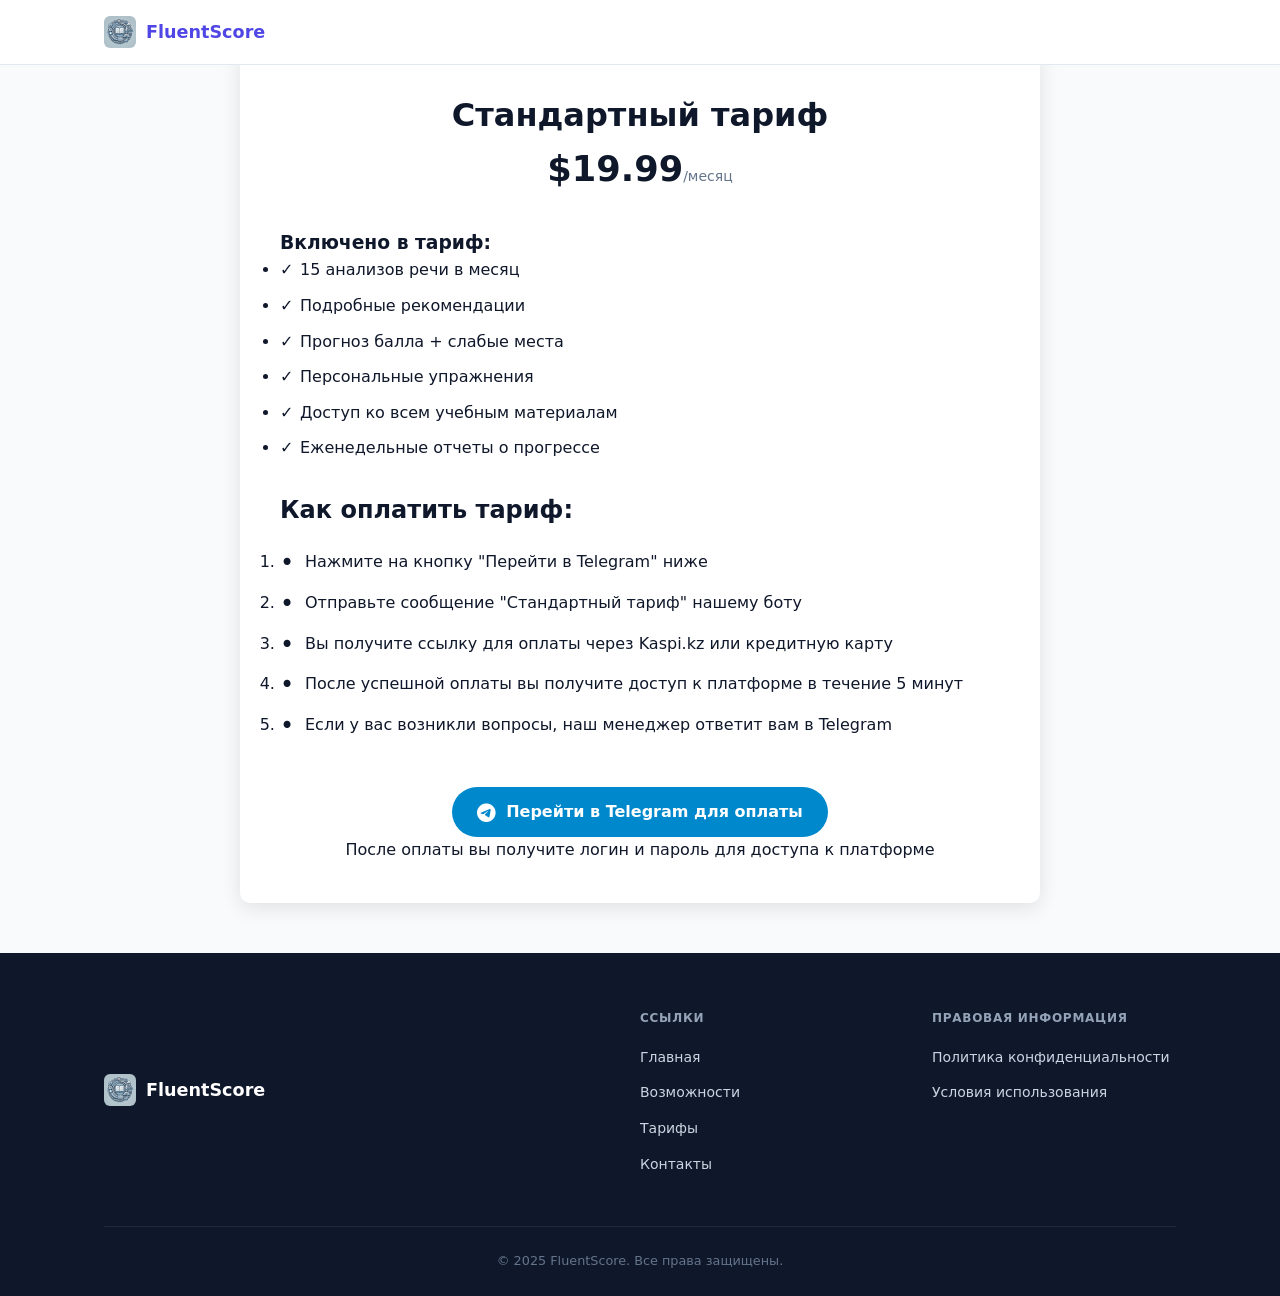
<file: standard.html>
<!DOCTYPE html>
<html lang="ru">
<head>
    <meta charset="UTF-8">
    <meta name="viewport" content="width=device-width, initial-scale=1.0">
    <title>FluentScore - Стандартный тариф</title>
    <link rel="stylesheet" href="https://cdnjs.cloudflare.com/ajax/libs/font-awesome/6.0.0-beta3/css/all.min.css">
    <link rel="stylesheet" href="styles.css">
    <style>
        .payment-instruction {
            max-width: 800px;
            margin: 50px auto;
            padding: 40px;
            background-color: white;
            border-radius: 10px;
            box-shadow: 0 5px 20px rgba(0, 0, 0, 0.1);
            text-align: center;
        }
        
        .payment-instruction h2 {
            color: var(--primary-color);
            margin-bottom: 20px;
        }
        
        .payment-steps {
            text-align: left;
            margin: 30px 0;
        }
        
        .payment-steps li {
            margin-bottom: 15px;
            padding-left: 25px;
            position: relative;
        }
        
        .payment-steps li:before {
            content: "•";
            color: var(--primary-color);
            font-size: 1.5rem;
            position: absolute;
            left: 0;
            top: -5px;
        }
        
        .telegram-btn {
            display: inline-flex;
            align-items: center;
            justify-content: center;
            background-color: #0088cc;
            color: white;
            padding: 12px 25px;
            border-radius: 50px;
            text-decoration: none;
            font-weight: bold;
            margin-top: 20px;
            transition: background-color 0.3s;
        }
        
        .telegram-btn i {
            margin-right: 10px;
            font-size: 1.2rem;
        }
        
        .telegram-btn:hover {
            background-color: #0077b3;
        }
        
        .tariff-features {
            margin: 30px 0;
            text-align: left;
        }
        
        .tariff-features li {
            margin-bottom: 10px;
            padding-left: 20px;
            position: relative;
        }
        
        .tariff-features li:before {
            content: "✓";
            color: var(--success-color);
            position: absolute;
            left: 0;
        }
        
        .popular-badge {
            background-color: var(--primary-color);
            color: white;
            padding: 5px 15px;
            border-radius: 20px;
            font-size: 0.9rem;
            font-weight: bold;
            display: inline-block;
            margin-bottom: 15px;
        }
    </style>
</head>
<body>
    <nav class="navbar">
        <div class="container">
            <a href="index.html" class="logo">
                <img src="./images/logo.jpg" alt="FluentScore Logo">
                <span>FluentScore</span>
            </a>
            
        </div>
    </nav>

    <main class="container">
        <div class="payment-instruction">
            <h1>Стандартный тариф</h1>
            <div class="popular-badge">САМЫЙ ПОПУЛЯРНЫЙ</div>
            <p class="price">$19.99<span>/месяц</span></p>
            
            <div class="tariff-features">
                <h3>Включено в тариф:</h3>
                <ul>
                    <li>15 анализов речи в месяц</li>
                    <li>Подробные рекомендации</li>
                    <li>Прогноз балла + слабые места</li>
                    <li>Персональные упражнения</li>
                    <li>Доступ ко всем учебным материалам</li>
                    <li>Еженедельные отчеты о прогрессе</li>
                </ul>
            </div>
            
            <div class="payment-steps">
                <h2>Как оплатить тариф:</h2>
                <ol>
                    <li>Нажмите на кнопку "Перейти в Telegram" ниже</li>
                    <li>Отправьте сообщение "Стандартный тариф" нашему боту</li>
                    <li>Вы получите ссылку для оплаты через Kaspi.kz или кредитную карту</li>
                    <li>После успешной оплаты вы получите доступ к платформе в течение 5 минут</li>
                    <li>Если у вас возникли вопросы, наш менеджер ответит вам в Telegram</li>
                </ol>
            </div>
            
            <a href="https://t.me/fluentScore" class="telegram-btn" target="_blank">
                <i class="fab fa-telegram"></i> Перейти в Telegram для оплаты
            </a>
            
            <p class="note">После оплаты вы получите логин и пароль для доступа к платформе</p>
        </div>
    </main>

    <footer>
        <div class="container">
            <div class="footer-content">
                <div class="footer-logo">
                    <img src="./images/logo.jpg" alt="FluentScore Logo">
                    <span>FluentScore</span>
                </div>
                <div class="footer-links">
                    <h4>Ссылки</h4>
                    <ul>
                        <li><a href="index.html">Главная</a></li>
                        <li><a href="index.html#features">Возможности</a></li>
                        <li><a href="index.html#pricing">Тарифы</a></li>
                        <li><a href="index.html#contact">Контакты</a></li>
                    </ul>
                </div>
                <div class="footer-legal">
                    <h4>Правовая информация</h4>
                    <ul>
                        <li><a href="#">Политика конфиденциальности</a></li>
                        <li><a href="#">Условия использования</a></li>
                    </ul>
                </div>
            </div>
            <div class="footer-bottom">
                <p>&copy; 2025 FluentScore. Все права защищены.</p>
            </div>
        </div>
    </footer>
</body>
</html>
</file>
<file: styles.css>
/* FluentScore Landing - Modern Redesign */
:root {
  --indigo: #4f46e5;
  --indigo-dark: #3730a3;
  --indigo-light: #eef2ff;
  --text: #0f172a;
  --text-muted: #64748b;
  --bg: #f8fafc;
  --white: #ffffff;
  --border: #e2e8f0;
  --green: #10b981;
}

*, *::before, *::after { box-sizing: border-box; margin: 0; padding: 0; }
html { scroll-behavior: smooth; }

body {
  font-family: 'Inter', 'Segoe UI', system-ui, sans-serif;
  color: var(--text);
  background: var(--bg);
  line-height: 1.6;
  -webkit-font-smoothing: antialiased;
}

.container { max-width: 1120px; margin: 0 auto; padding: 0 24px; }

/* ── Navbar ── */
.navbar {
  position: fixed; top: 0; left: 0; right: 0;
  background: rgba(255,255,255,0.92);
  backdrop-filter: blur(12px);
  border-bottom: 0.5px solid var(--border);
  z-index: 1000;
}

.navbar .container {
  display: flex; align-items: center;
  height: 64px; gap: 24px;
}

.logo {
  display: flex; align-items: center; gap: 10px;
  text-decoration: none; font-weight: 700; font-size: 1.1rem;
  color: var(--indigo); flex-shrink: 0;
}

.logo img { height: 32px; border-radius: 6px; }

.nav-links {
  display: flex; list-style: none; gap: 2px;
  margin: 0; padding: 0;
}

.nav-links a {
  text-decoration: none; color: var(--text-muted);
  font-size: 0.85rem; font-weight: 500;
  padding: 6px 10px; border-radius: 6px;
  transition: all 0.15s; white-space: nowrap;
}

.nav-links a:hover { color: var(--text); background: var(--indigo-light); }

.language-switcher {
  display: flex; gap: 2px; margin-left: auto;
  background: var(--bg); border: 0.5px solid var(--border);
  border-radius: 8px; padding: 3px;
}

.language-switcher button {
  background: transparent; border: none;
  padding: 4px 10px; border-radius: 6px;
  font-size: 0.8rem; font-weight: 500;
  cursor: pointer; color: var(--text-muted);
  transition: all 0.15s; font-family: inherit;
}

.language-switcher button:hover {
  background: var(--white); color: var(--text);
  box-shadow: 0 1px 3px rgba(0,0,0,0.08);
}

.mobile-menu-btn { display: none; font-size: 1.25rem; cursor: pointer; color: var(--text); }

/* ── Hero ── */
.hero {
  padding: 120px 0 80px;
  background: linear-gradient(135deg, #1e1b4b 0%, #312e81 50%, #4338ca 100%);
  color: var(--white); overflow: hidden; position: relative;
}

.hero::before {
  content: '';
  position: absolute; inset: 0;
  background: radial-gradient(ellipse at 70% 50%, rgba(99,102,241,0.3) 0%, transparent 60%);
  pointer-events: none;
}

.hero .container {
  display: flex; align-items: center;
  gap: 60px; position: relative;
}

.hero-content { flex: 1; }

.hero-badge {
  display: inline-flex; align-items: center; gap: 6px;
  background: rgba(255,255,255,0.12);
  border: 0.5px solid rgba(255,255,255,0.2);
  border-radius: 20px; padding: 6px 14px;
  font-size: 0.8rem; font-weight: 500; margin-bottom: 24px;
}

.hero h1 {
  font-size: clamp(2rem, 5vw, 3.4rem);
  font-weight: 800; line-height: 1.1;
  margin-bottom: 20px; letter-spacing: -0.02em;
}

.hero h1 span { color: #a5b4fc; }

.hero .lead {
  font-size: 1.05rem; opacity: 0.85;
  margin-bottom: 36px; max-width: 480px; line-height: 1.7;
}

.hero-actions { display: flex; gap: 12px; flex-wrap: wrap; }

.cta-button {
  display: inline-flex; align-items: center; gap: 8px;
  background: var(--white); color: var(--indigo-dark);
  padding: 12px 24px; border-radius: 10px;
  text-decoration: none; font-weight: 600; font-size: 0.9rem;
  transition: all 0.2s; border: none; cursor: pointer; font-family: inherit;
}

.cta-button:hover {
  transform: translateY(-1px);
  box-shadow: 0 8px 24px rgba(0,0,0,0.15);
}

.cta-secondary {
  display: inline-flex; align-items: center; gap: 8px;
  background: rgba(255,255,255,0.1); color: var(--white);
  padding: 12px 24px; border-radius: 10px;
  text-decoration: none; font-weight: 500; font-size: 0.9rem;
  border: 0.5px solid rgba(255,255,255,0.25); transition: all 0.2s;
}

.cta-secondary:hover { background: rgba(255,255,255,0.18); }

.hero-image { flex: 1; }

.hero-image img {
  width: 100%; border-radius: 16px;
  box-shadow: 0 32px 64px rgba(0,0,0,0.3);
}

.hero-stats {
  display: flex; gap: 40px;
  margin-top: 48px; padding-top: 32px;
  border-top: 0.5px solid rgba(255,255,255,0.15);
}

.hero-stat-value { font-size: 1.8rem; font-weight: 800; }
.hero-stat-label { font-size: 0.8rem; opacity: 0.65; margin-top: 2px; }

/* ── Section common ── */
section { padding: 80px 0; }

.section-header { text-align: center; margin-bottom: 56px; }

.section-eyebrow {
  display: inline-block;
  font-size: 0.72rem; font-weight: 600;
  text-transform: uppercase; letter-spacing: 0.08em;
  color: var(--indigo); background: var(--indigo-light);
  padding: 4px 12px; border-radius: 20px; margin-bottom: 14px;
}

.section-header h2 {
  font-size: clamp(1.6rem, 3vw, 2.2rem);
  font-weight: 700; color: var(--text);
  letter-spacing: -0.02em; margin-bottom: 14px;
}

.section-header p { font-size: 0.95rem; color: var(--text-muted); max-width: 500px; margin: 0 auto; }

/* ── Features ── */
.features { background: var(--white); }

.features-grid {
  display: grid;
  grid-template-columns: repeat(auto-fit, minmax(280px, 1fr));
  gap: 20px;
}

.feature-card {
  background: var(--bg); border: 0.5px solid var(--border);
  border-radius: 16px; padding: 28px; transition: all 0.2s;
}

.feature-card:hover {
  border-color: #c7d2fe;
  box-shadow: 0 4px 24px rgba(79,70,229,0.08);
  transform: translateY(-2px);
}

.feature-icon {
  width: 48px; height: 48px; background: var(--indigo-light);
  border-radius: 12px; display: flex; align-items: center;
  justify-content: center; font-size: 1.4rem; margin-bottom: 18px;
}

.feature-card h3 { font-size: 1rem; font-weight: 600; margin-bottom: 10px; }
.feature-card p { font-size: 0.875rem; color: var(--text-muted); line-height: 1.7; }

/* ── How it works ── */
.how-it-works { background: var(--bg); }

.steps {
  display: grid; grid-template-columns: repeat(3, 1fr);
  gap: 32px; position: relative;
}

.steps::before {
  content: '';
  position: absolute; top: 24px;
  left: calc(16.67% + 24px); right: calc(16.67% + 24px);
  height: 0.5px; background: var(--border);
}

.step { text-align: center; }

.step-number {
  width: 48px; height: 48px; background: var(--indigo);
  color: var(--white); border-radius: 50%;
  display: flex; align-items: center; justify-content: center;
  font-size: 1rem; font-weight: 700;
  margin: 0 auto 20px; position: relative; z-index: 1;
}

.step h3 { font-size: 1rem; font-weight: 600; margin-bottom: 10px; }
.step p { font-size: 0.875rem; color: var(--text-muted); }

/* ── About ── */
.about-project { background: var(--white); }

.video-container {
  border-radius: 16px; overflow: hidden;
  border: 0.5px solid var(--border); margin-bottom: 32px;
  box-shadow: 0 4px 24px rgba(0,0,0,0.06);
  aspect-ratio: 16 / 9;
  background: #000;
}

.video-container video {
  width: 100%;
  height: 100%;
  display: block;
  object-fit: contain;
}

.full-width-line {
  border: none;
  border-top: 1px solid #b6bcc4;
  margin: 40px 0;
  
  /* Трюк для растягивания на всю ширину экрана */
  width: 100vw;
  position: relative;
  left: 50%;
  right: 50%;
  margin-left: -50vw;
  margin-right: -50vw;
}

.slider-wrapper { display: flex; align-items: center; gap: 16px; }

.slider-container {
  flex: 1; border-radius: 12px; overflow: hidden;
  border: 0.5px solid var(--border);
}

.slider-container img { width: 100%; display: block; }

.slider-button {
  width: 44px; height: 44px; background: var(--indigo);
  color: var(--white); border: none; border-radius: 50%;
  font-size: 1rem; cursor: pointer; flex-shrink: 0;
  display: flex; align-items: center; justify-content: center;
  transition: background 0.15s;
}

.slider-button:hover { background: var(--indigo-dark); }

/* ── Pricing ── */
.pricing { background: var(--bg); }

.pricing-cards {
  display: grid; grid-template-columns: repeat(3, 1fr); gap: 20px;
}

.pricing-card {
  background: var(--white); border: 0.5px solid var(--border);
  border-radius: 16px; padding: 32px 24px;
  position: relative; transition: all 0.2s;
}

.pricing-card:hover { transform: translateY(-2px); box-shadow: 0 8px 32px rgba(0,0,0,0.08); }

.pricing-card.popular {
  border-color: var(--indigo);
  box-shadow: 0 0 0 1px var(--indigo);
}

.popular-badge {
  position: absolute; top: -12px; left: 50%; transform: translateX(-50%);
  background: var(--indigo); color: var(--white);
  padding: 4px 16px; border-radius: 20px;
  font-size: 0.72rem; font-weight: 600; white-space: nowrap;
}

.pricing-card h3 { font-size: 0.9rem; font-weight: 600; color: var(--text-muted); margin-bottom: 14px; }

.price { font-size: 2.2rem; font-weight: 800; color: var(--text); margin-bottom: 24px; }
.price span { font-size: 0.875rem; font-weight: 400; color: var(--text-muted); }

.pricing-card ul { list-style: none; margin-bottom: 28px; }

.pricing-card ul li {
  padding: 9px 0; border-bottom: 0.5px solid var(--border);
  font-size: 0.85rem; color: var(--text-muted);
  display: flex; align-items: center; gap: 8px;
}

.pricing-card ul li::before { content: '✓'; color: var(--green); font-weight: 700; flex-shrink: 0; }
.pricing-card ul li:last-child { border-bottom: none; }

.pricing-cta {
  display: flex; justify-content: center;
  align-items: center; width: 100%;
  padding: 12px 24px; border-radius: 10px;
  background: var(--indigo); color: var(--white);
  text-decoration: none; font-weight: 600; font-size: 0.9rem;
  border: none; cursor: pointer; font-family: inherit;
  transition: all 0.2s;
}

.pricing-cta:hover { background: var(--indigo-dark); transform: translateY(-1px); }

/* ── Team ── */
/* ── Team ── */
.team { background: var(--white); }

.team-members { display: flex; justify-content: center; }

.member-card {
  background: var(--white);
  border: 1px solid #cbd5e1;  /* было 0.5px solid var(--border) */
  border-radius: 12px;
  overflow: hidden;
  width: 360px;
}

.member-top {
  display: flex;
  align-items: center;
  gap: 16px;
  padding: 20px 20px 16px;
}

.member-photo {
  width: 90px;
  height: 90px;
  border-radius: 50%;
  object-fit: cover;
  border: 0.5px solid var(--border);
  flex-shrink: 0;
}

.member-name {
  font-size: 15px;
  font-weight: 600;
  color: var(--text);
  margin: 0 0 3px;
}

.member-role {
  font-size: 12px;
  color: var(--text-muted);
  margin: 0;
}

.member-body {
  border-top: 0.5px solid var(--border);
  padding: 14px 20px;
}

.member-row {
  display: flex;
  align-items: center;
  gap: 10px;
  padding: 7px 0;
  border-bottom: 0.5px solid var(--border);
  font-size: 13px;
}

.member-row:last-child { border-bottom: none; }

.member-row i {
  font-size: 14px;
  color: var(--text-muted);
  width: 18px;
  flex-shrink: 0;
}

.member-row .label {
  color: var(--text-muted);
  min-width: 72px;
}

.member-row .value { color: var(--text); }
.member-row .value.accent { color: var(--indigo); }

.member-footer {
  border-top: 0.5px solid var(--border);
  padding: 12px 20px;
  display: flex;
  gap: 8px;
  flex-wrap: wrap;
}

.member-tag {
  font-size: 11px;
  padding: 3px 10px;
  border-radius: 20px;
  background: var(--indigo-light);
  border: 0.5px solid var(--border);
  color: var(--indigo);
}
/* ── Contact ── */
.contact { background: var(--bg); }

.contact-content { display: grid; grid-template-columns: 1fr 1fr; gap: 48px; }

.contact-item { display: flex; align-items: flex-start; gap: 14px; margin-bottom: 20px; }

.contact-icon {
  width: 40px; height: 40px; background: var(--indigo-light);
  border-radius: 10px; display: flex; align-items: center;
  justify-content: center; color: var(--indigo); font-size: 1rem; flex-shrink: 0;
}

.contact-item p { font-size: 0.9rem; color: var(--text-muted); line-height: 1.6; }
.contact-item a { color: var(--indigo); text-decoration: none; }
.contact-item a:hover { text-decoration: underline; }

.social-links { display: flex; gap: 10px; margin-top: 24px; }

.social-links a {
  width: 40px; height: 40px; background: var(--indigo);
  color: var(--white); border-radius: 10px;
  display: flex; align-items: center; justify-content: center;
  font-size: 1rem; text-decoration: none; transition: background 0.15s;
}

.social-links a:hover { background: var(--indigo-dark); }

.contact-form { display: flex; flex-direction: column; gap: 14px; }

.contact-form input,
.contact-form textarea {
  width: 100%; padding: 12px 16px;
  border: 0.5px solid var(--border); border-radius: 10px;
  font-family: inherit; font-size: 0.9rem;
  background: var(--white); color: var(--text); transition: border-color 0.15s;
}

.contact-form input:focus,
.contact-form textarea:focus {
  outline: none; border-color: var(--indigo);
  box-shadow: 0 0 0 3px rgba(79,70,229,0.08);
}

.contact-form textarea { min-height: 140px; resize: vertical; }

.contact-form button {
  padding: 12px 24px; background: var(--indigo); color: var(--white);
  border: none; border-radius: 10px; font-size: 0.9rem; font-weight: 600;
  cursor: pointer; font-family: inherit; transition: background 0.15s;
}

.contact-form button:hover { background: var(--indigo-dark); }

/* ── Footer ── */
footer { background: #0f172a; color: var(--white); padding: 56px 0 24px; }

.footer-content {
  display: grid; grid-template-columns: 2fr 1fr 1fr;
  gap: 48px; margin-bottom: 40px;
}

.footer-logo {
  display: flex; align-items: center; gap: 10px;
  font-size: 1.1rem; font-weight: 700; margin-bottom: 14px;
}

.footer-logo img { height: 32px; border-radius: 6px; }
.footer-desc { font-size: 0.875rem; color: #94a3b8; line-height: 1.7; }

.footer-links h4, .footer-legal h4 {
  font-size: 0.75rem; font-weight: 600;
  text-transform: uppercase; letter-spacing: 0.06em;
  color: #94a3b8; margin-bottom: 16px;
}

.footer-links ul, .footer-legal ul { list-style: none; }
.footer-links li, .footer-legal li { margin-bottom: 10px; }

.footer-links a, .footer-legal a {
  font-size: 0.875rem; color: #cbd5e1;
  text-decoration: none; transition: color 0.15s;
}

.footer-links a:hover, .footer-legal a:hover { color: var(--white); }

.footer-bottom {
  padding-top: 24px; border-top: 0.5px solid #1e293b;
  text-align: center; font-size: 0.8rem; color: #64748b;
}

/* ── Responsive ── */
@media (max-width: 992px) {
  .hero .container { flex-direction: column; }
  .hero-image { width: 100%; }
  .steps { grid-template-columns: 1fr; }
  .steps::before { display: none; }
  .pricing-cards { grid-template-columns: 1fr; max-width: 400px; margin: 0 auto; }
  .contact-content { grid-template-columns: 1fr; }
  .footer-content { grid-template-columns: 1fr 1fr; }
}

@media (max-width: 768px) {
  .nav-links {
    display: none; position: absolute; top: 100%; left: 0; right: 0;
    background: var(--white); flex-direction: column; padding: 16px;
    border-bottom: 0.5px solid var(--border);
    box-shadow: 0 8px 24px rgba(0,0,0,0.1);
  }
  .nav-links.active { display: flex; }
  .mobile-menu-btn { display: flex; }
  .hero-stats { flex-direction: column; gap: 16px; }
  .footer-content { grid-template-columns: 1fr; }
}
</file>
